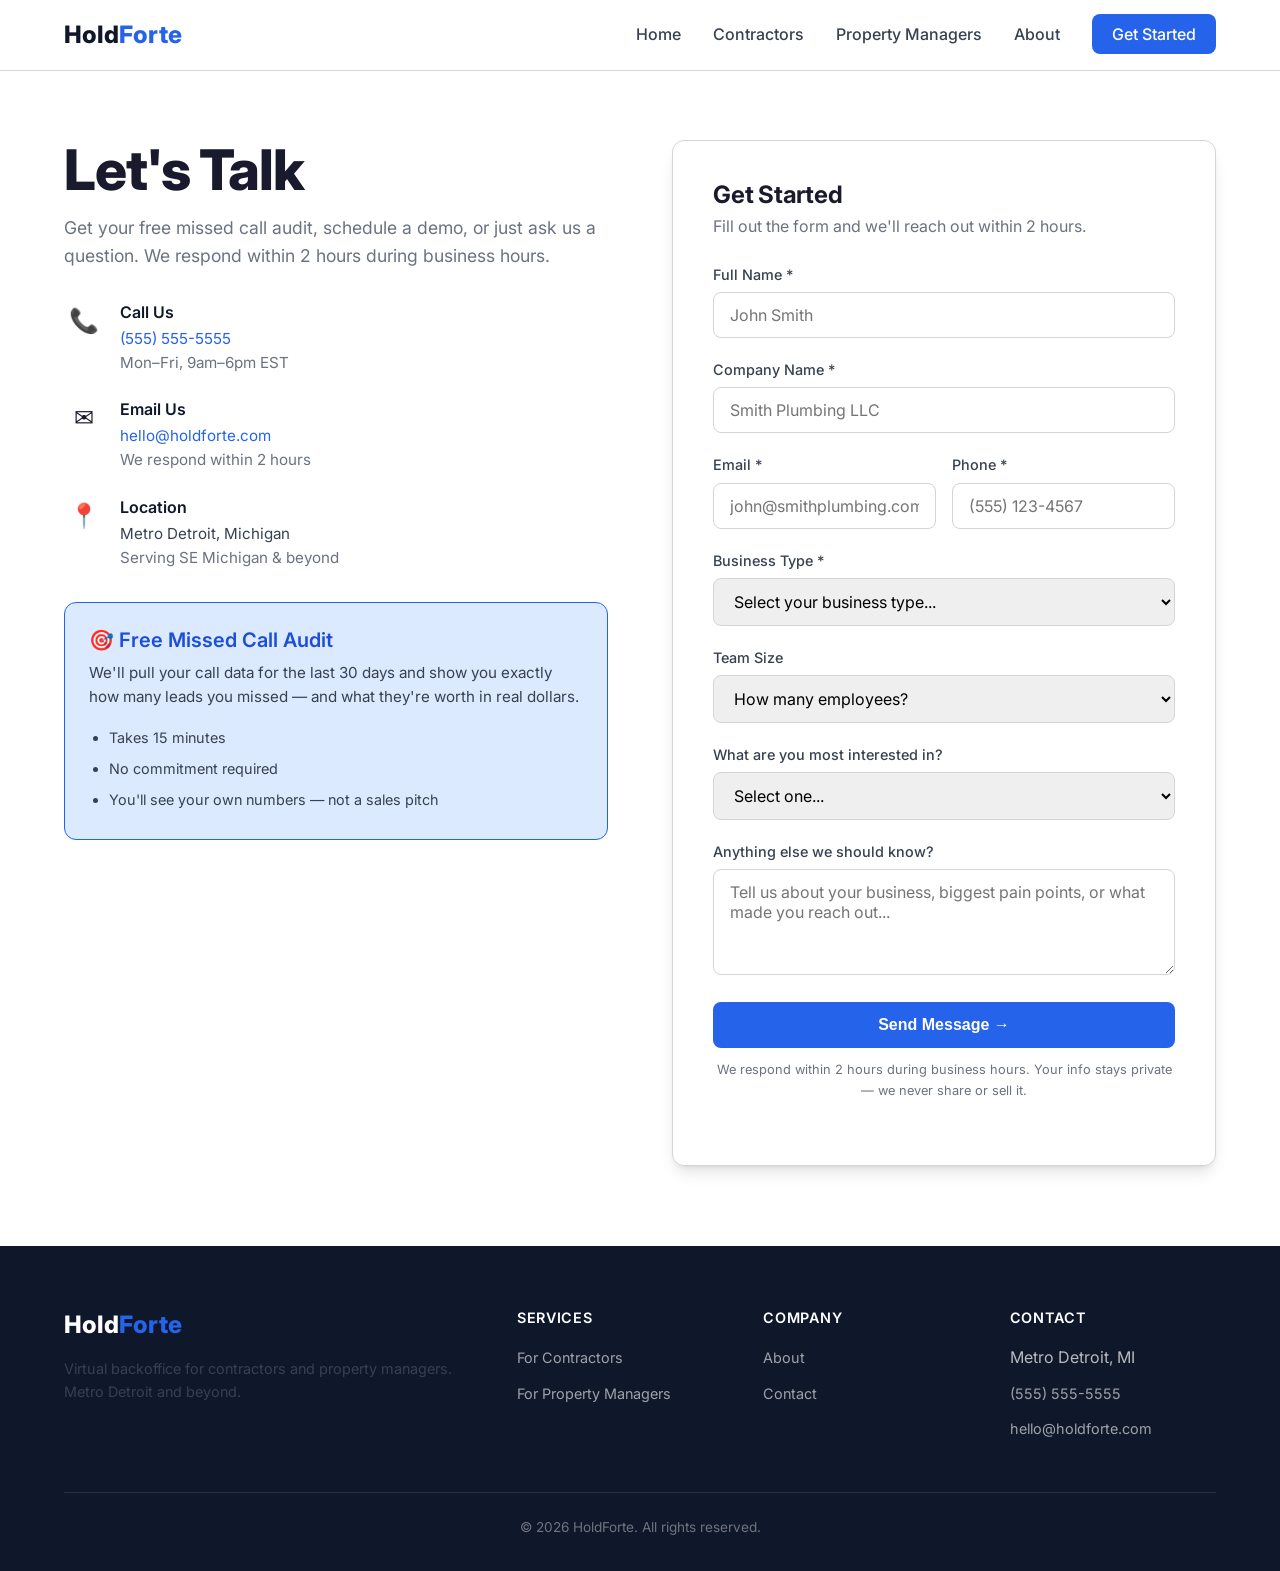
<file: contact.html>
<!DOCTYPE html>
<html lang="en">
<head>
    <meta charset="UTF-8">
    <meta name="viewport" content="width=device-width, initial-scale=1.0">
    <title>Contact HoldForte | Get Your Free Missed Call Audit | Metro Detroit</title>
    <meta name="description" content="Get your free missed call audit from HoldForte. We'll show you exactly how many leads you've missed in the last 30 days and what they're worth. Metro Detroit virtual backoffice for contractors and property managers.">
    <meta name="keywords" content="contact HoldForte, free missed call audit, contractor answering service quote, property management demo, Metro Detroit virtual backoffice">
    <meta name="author" content="HoldForte">
    <meta name="robots" content="index, follow">
    <link rel="canonical" href="https://holdforte.com/contact.html">

    <!-- Open Graph -->
    <meta property="og:type" content="website">
    <meta property="og:title" content="Contact HoldForte | Get Your Free Missed Call Audit">
    <meta property="og:description" content="Find out how many leads you've missed and what they're worth. Free 15-minute audit. No commitment.">
    <meta property="og:url" content="https://holdforte.com/contact.html">

    <!-- Twitter Card -->
    <meta name="twitter:card" content="summary">
    <meta name="twitter:title" content="Contact HoldForte | Get Your Free Missed Call Audit">
    <meta name="twitter:description" content="Find out how many leads you've missed and what they're worth. Free 15-minute audit.">

    <link rel="manifest" href="manifest.json">
    <meta name="theme-color" content="#2563eb">
    <meta name="apple-mobile-web-app-capable" content="yes">
    <meta name="apple-mobile-web-app-status-bar-style" content="black-translucent">
    <meta name="apple-mobile-web-app-title" content="HoldForte">
    <link rel="apple-touch-icon" href="icons/icon-192.svg">
    <link rel="stylesheet" href="styles.css">
    <link rel="preconnect" href="https://fonts.googleapis.com">
    <link rel="preconnect" href="https://fonts.gstatic.com" crossorigin>
    <link href="https://fonts.googleapis.com/css2?family=Inter:wght@300;400;500;600;700;800;900&display=swap" rel="stylesheet">
</head>
<body>
    <!-- Navigation -->
    <nav class="navbar">
        <div class="nav-container">
            <a href="index.html" class="logo">Hold<span class="logo-accent">Forte</span></a>
            <button class="nav-toggle" aria-label="Toggle navigation menu">
                <span></span><span></span><span></span>
            </button>
            <ul class="nav-links">
                <li><a href="index.html">Home</a></li>
                <li><a href="contractors.html">Contractors</a></li>
                <li><a href="property-managers.html">Property Managers</a></li>
                <li><a href="about.html">About</a></li>
                <li><a href="contact.html" class="nav-cta active">Get Started</a></li>
            </ul>
        </div>
    </nav>

    <!-- Contact Section -->
    <section class="contact-section">
        <div class="container">
            <div class="contact-grid">
                <div class="contact-info">
                    <h1>Let's Talk</h1>
                    <p class="contact-subtitle">Get your free missed call audit, schedule a demo, or just ask us a question. We respond within 2 hours during business hours.</p>
                    
                    <div class="contact-methods">
                        <div class="contact-method">
                            <div class="contact-icon">&#128222;</div>
                            <div>
                                <h3>Call Us</h3>
                                <p><a href="tel:+15555555555">(555) 555-5555</a></p>
                                <p class="contact-note">Mon–Fri, 9am–6pm EST</p>
                            </div>
                        </div>
                        <div class="contact-method">
                            <div class="contact-icon">&#9993;</div>
                            <div>
                                <h3>Email Us</h3>
                                <p><a href="mailto:hello@holdforte.com">hello@holdforte.com</a></p>
                                <p class="contact-note">We respond within 2 hours</p>
                            </div>
                        </div>
                        <div class="contact-method">
                            <div class="contact-icon">&#128205;</div>
                            <div>
                                <h3>Location</h3>
                                <p>Metro Detroit, Michigan</p>
                                <p class="contact-note">Serving SE Michigan & beyond</p>
                            </div>
                        </div>
                    </div>

                    <div class="audit-box">
                        <h3>&#127919; Free Missed Call Audit</h3>
                        <p>We'll pull your call data for the last 30 days and show you exactly how many leads you missed — and what they're worth in real dollars.</p>
                        <ul>
                            <li>Takes 15 minutes</li>
                            <li>No commitment required</li>
                            <li>You'll see your own numbers — not a sales pitch</li>
                        </ul>
                    </div>
                </div>

                <div class="contact-form-wrapper">
                    <form class="contact-form" id="contact-form">
                        <h2>Get Started</h2>
                        <p>Fill out the form and we'll reach out within 2 hours.</p>
                        
                        <div class="form-group">
                            <label for="name">Full Name *</label>
                            <input type="text" id="name" name="name" required placeholder="John Smith">
                        </div>
                        
                        <div class="form-group">
                            <label for="company">Company Name *</label>
                            <input type="text" id="company" name="company" required placeholder="Smith Plumbing LLC">
                        </div>

                        <div class="form-row">
                            <div class="form-group">
                                <label for="email">Email *</label>
                                <input type="email" id="email" name="email" required placeholder="john@smithplumbing.com">
                            </div>
                            <div class="form-group">
                                <label for="phone">Phone *</label>
                                <input type="tel" id="phone" name="phone" required placeholder="(555) 123-4567">
                            </div>
                        </div>

                        <div class="form-group">
                            <label for="business-type">Business Type *</label>
                            <select id="business-type" name="business-type" required>
                                <option value="">Select your business type...</option>
                                <option value="hvac">HVAC</option>
                                <option value="plumbing">Plumbing</option>
                                <option value="electrical">Electrical</option>
                                <option value="roofing">Roofing</option>
                                <option value="landscaping">Landscaping</option>
                                <option value="painting">Painting</option>
                                <option value="general-contractor">General Contractor</option>
                                <option value="property-management">Property Management</option>
                                <option value="pest-control">Pest Control</option>
                                <option value="cleaning">Cleaning</option>
                                <option value="other">Other Trade/Service</option>
                            </select>
                        </div>

                        <div class="form-group">
                            <label for="employees">Team Size</label>
                            <select id="employees" name="employees">
                                <option value="">How many employees?</option>
                                <option value="solo">Just me (solo operator)</option>
                                <option value="2-5">2–5 employees</option>
                                <option value="6-10">6–10 employees</option>
                                <option value="11-25">11–25 employees</option>
                                <option value="25+">25+ employees</option>
                            </select>
                        </div>

                        <div class="form-group">
                            <label for="interest">What are you most interested in?</label>
                            <select id="interest" name="interest">
                                <option value="">Select one...</option>
                                <option value="audit">Free Missed Call Audit</option>
                                <option value="answering">Phone Answering & Dispatch</option>
                                <option value="booking">Job Booking & Scheduling</option>
                                <option value="full-backoffice">Full Backoffice Package</option>
                                <option value="property-mgmt">Property Management Services</option>
                                <option value="demo">Just want a demo</option>
                            </select>
                        </div>

                        <div class="form-group">
                            <label for="message">Anything else we should know?</label>
                            <textarea id="message" name="message" rows="4" placeholder="Tell us about your business, biggest pain points, or what made you reach out..."></textarea>
                        </div>

                        <button type="submit" class="btn btn-primary btn-full">Send Message &rarr;</button>
                        <p class="form-note">We respond within 2 hours during business hours. Your info stays private — we never share or sell it.</p>
                    </form>
                </div>
            </div>
        </div>
    </section>

    <!-- Footer -->
    <footer class="footer">
        <div class="container">
            <div class="footer-grid">
                <div class="footer-brand">
                    <div class="logo">Hold<span class="logo-accent">Forte</span></div>
                    <p>Virtual backoffice for contractors and property managers. Metro Detroit and beyond.</p>
                </div>
                <div class="footer-links">
                    <h4>Services</h4>
                    <ul>
                        <li><a href="contractors.html">For Contractors</a></li>
                        <li><a href="property-managers.html">For Property Managers</a></li>
                    </ul>
                </div>
                <div class="footer-links">
                    <h4>Company</h4>
                    <ul>
                        <li><a href="about.html">About</a></li>
                        <li><a href="contact.html">Contact</a></li>
                    </ul>
                </div>
                <div class="footer-links">
                    <h4>Contact</h4>
                    <ul>
                        <li>Metro Detroit, MI</li>
                        <li><a href="tel:+15555555555">(555) 555-5555</a></li>
                        <li><a href="mailto:hello@holdforte.com">hello@holdforte.com</a></li>
                    </ul>
                </div>
            </div>
            <div class="footer-bottom">
                <p>&copy; 2026 HoldForte. All rights reserved.</p>
            </div>
        </div>
    </footer>

    <script src="script.js"></script>
</body>
</html>
</file>
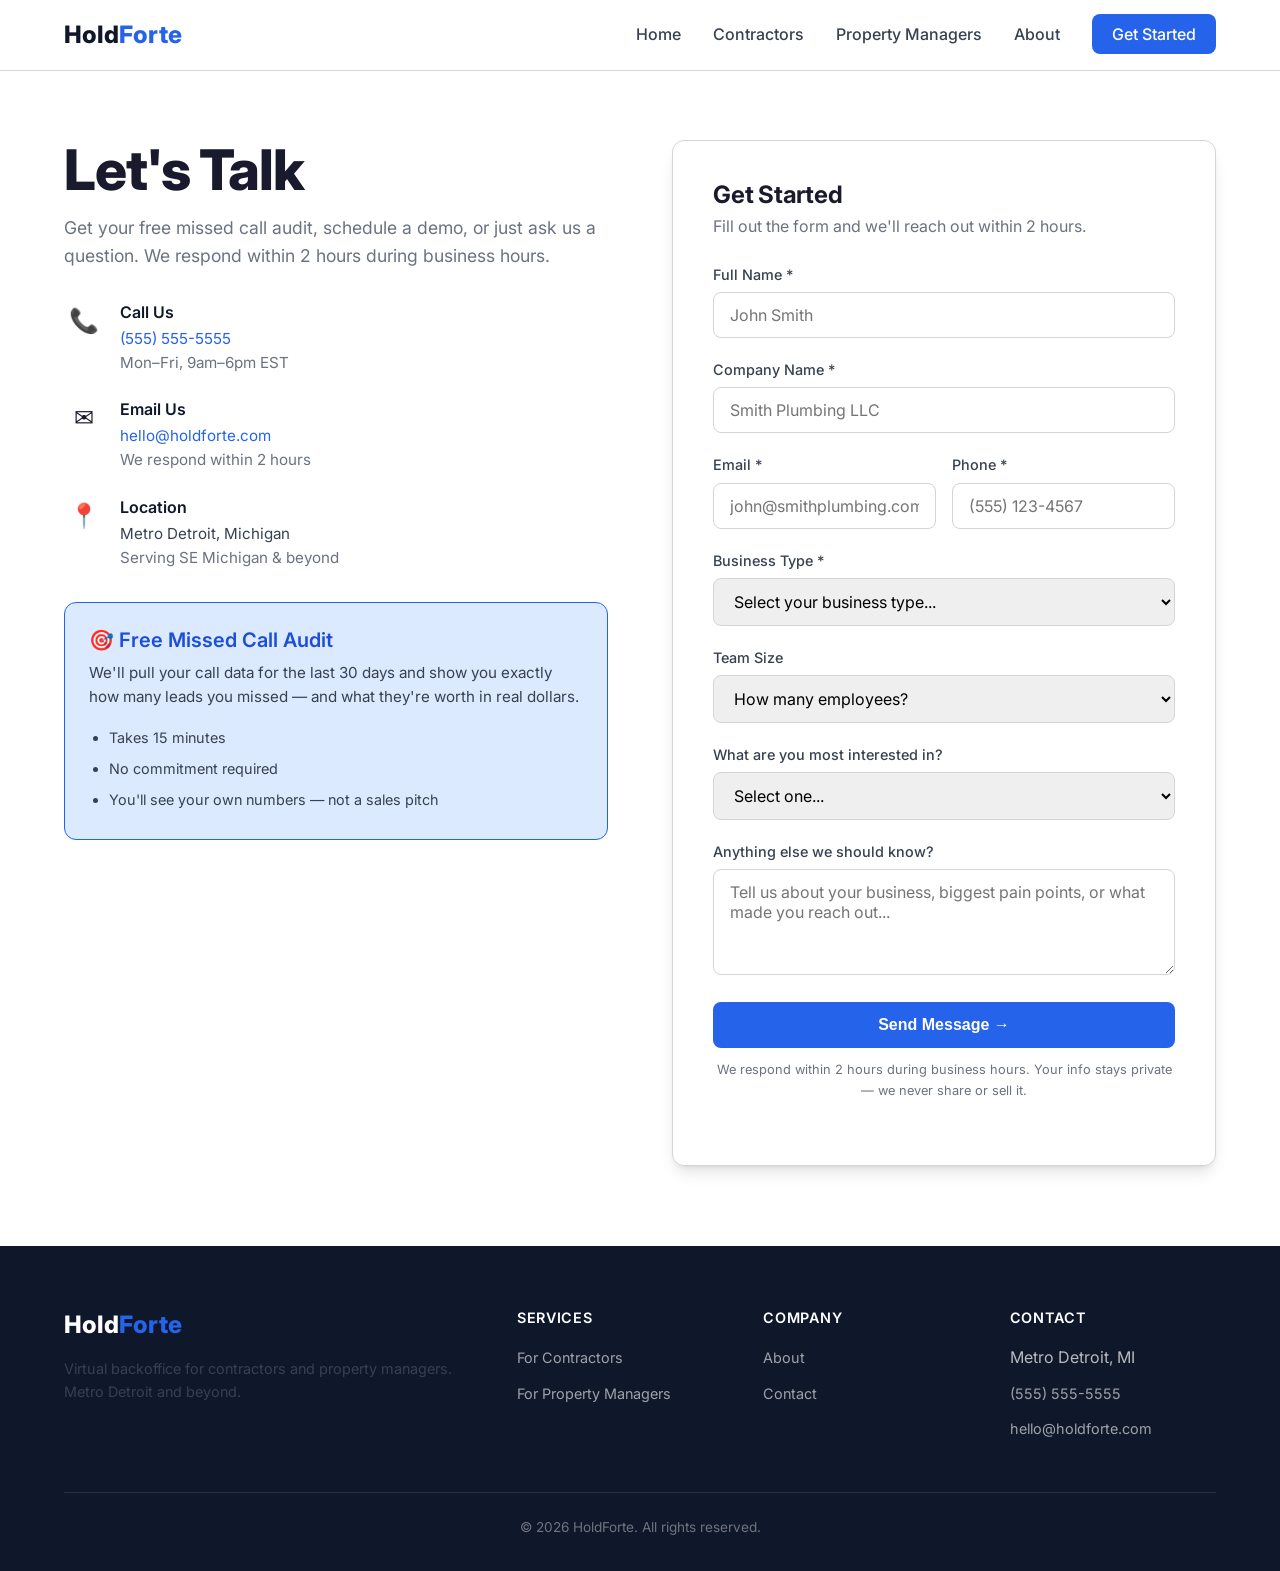
<file: holdforte-site/contact.html>
<!DOCTYPE html>
<html lang="en">
<head>
    <meta charset="UTF-8">
    <meta name="viewport" content="width=device-width, initial-scale=1.0">
    <title>Contact HoldForte | Get Your Free Missed Call Audit | Metro Detroit</title>
    <meta name="description" content="Get your free missed call audit from HoldForte. We'll show you exactly how many leads you've missed in the last 30 days and what they're worth. Metro Detroit virtual backoffice for contractors and property managers.">
    <meta name="keywords" content="contact HoldForte, free missed call audit, contractor answering service quote, property management demo, Metro Detroit virtual backoffice">
    <meta name="author" content="HoldForte">
    <meta name="robots" content="index, follow">
    <link rel="canonical" href="https://holdforte.com/contact.html">

    <!-- Open Graph -->
    <meta property="og:type" content="website">
    <meta property="og:title" content="Contact HoldForte | Get Your Free Missed Call Audit">
    <meta property="og:description" content="Find out how many leads you've missed and what they're worth. Free 15-minute audit. No commitment.">
    <meta property="og:url" content="https://holdforte.com/contact.html">

    <!-- Twitter Card -->
    <meta name="twitter:card" content="summary">
    <meta name="twitter:title" content="Contact HoldForte | Get Your Free Missed Call Audit">
    <meta name="twitter:description" content="Find out how many leads you've missed and what they're worth. Free 15-minute audit.">

    <link rel="stylesheet" href="styles.css">
    <link rel="preconnect" href="https://fonts.googleapis.com">
    <link rel="preconnect" href="https://fonts.gstatic.com" crossorigin>
    <link href="https://fonts.googleapis.com/css2?family=Inter:wght@300;400;500;600;700;800;900&display=swap" rel="stylesheet">
</head>
<body>
    <!-- Navigation -->
    <nav class="navbar">
        <div class="nav-container">
            <a href="index.html" class="logo">Hold<span class="logo-accent">Forte</span></a>
            <button class="nav-toggle" aria-label="Toggle navigation menu">
                <span></span><span></span><span></span>
            </button>
            <ul class="nav-links">
                <li><a href="index.html">Home</a></li>
                <li><a href="contractors.html">Contractors</a></li>
                <li><a href="property-managers.html">Property Managers</a></li>
                <li><a href="about.html">About</a></li>
                <li><a href="contact.html" class="nav-cta active">Get Started</a></li>
            </ul>
        </div>
    </nav>

    <!-- Contact Section -->
    <section class="contact-section">
        <div class="container">
            <div class="contact-grid">
                <div class="contact-info">
                    <h1>Let's Talk</h1>
                    <p class="contact-subtitle">Get your free missed call audit, schedule a demo, or just ask us a question. We respond within 2 hours during business hours.</p>
                    
                    <div class="contact-methods">
                        <div class="contact-method">
                            <div class="contact-icon">&#128222;</div>
                            <div>
                                <h3>Call Us</h3>
                                <p><a href="tel:+15555555555">(555) 555-5555</a></p>
                                <p class="contact-note">Mon–Fri, 9am–6pm EST</p>
                            </div>
                        </div>
                        <div class="contact-method">
                            <div class="contact-icon">&#9993;</div>
                            <div>
                                <h3>Email Us</h3>
                                <p><a href="mailto:hello@holdforte.com">hello@holdforte.com</a></p>
                                <p class="contact-note">We respond within 2 hours</p>
                            </div>
                        </div>
                        <div class="contact-method">
                            <div class="contact-icon">&#128205;</div>
                            <div>
                                <h3>Location</h3>
                                <p>Metro Detroit, Michigan</p>
                                <p class="contact-note">Serving SE Michigan & beyond</p>
                            </div>
                        </div>
                    </div>

                    <div class="audit-box">
                        <h3>&#127919; Free Missed Call Audit</h3>
                        <p>We'll pull your call data for the last 30 days and show you exactly how many leads you missed — and what they're worth in real dollars.</p>
                        <ul>
                            <li>Takes 15 minutes</li>
                            <li>No commitment required</li>
                            <li>You'll see your own numbers — not a sales pitch</li>
                        </ul>
                    </div>
                </div>

                <div class="contact-form-wrapper">
                    <form class="contact-form" id="contact-form">
                        <h2>Get Started</h2>
                        <p>Fill out the form and we'll reach out within 2 hours.</p>
                        
                        <div class="form-group">
                            <label for="name">Full Name *</label>
                            <input type="text" id="name" name="name" required placeholder="John Smith">
                        </div>
                        
                        <div class="form-group">
                            <label for="company">Company Name *</label>
                            <input type="text" id="company" name="company" required placeholder="Smith Plumbing LLC">
                        </div>

                        <div class="form-row">
                            <div class="form-group">
                                <label for="email">Email *</label>
                                <input type="email" id="email" name="email" required placeholder="john@smithplumbing.com">
                            </div>
                            <div class="form-group">
                                <label for="phone">Phone *</label>
                                <input type="tel" id="phone" name="phone" required placeholder="(555) 123-4567">
                            </div>
                        </div>

                        <div class="form-group">
                            <label for="business-type">Business Type *</label>
                            <select id="business-type" name="business-type" required>
                                <option value="">Select your business type...</option>
                                <option value="hvac">HVAC</option>
                                <option value="plumbing">Plumbing</option>
                                <option value="electrical">Electrical</option>
                                <option value="roofing">Roofing</option>
                                <option value="landscaping">Landscaping</option>
                                <option value="painting">Painting</option>
                                <option value="general-contractor">General Contractor</option>
                                <option value="property-management">Property Management</option>
                                <option value="pest-control">Pest Control</option>
                                <option value="cleaning">Cleaning</option>
                                <option value="other">Other Trade/Service</option>
                            </select>
                        </div>

                        <div class="form-group">
                            <label for="employees">Team Size</label>
                            <select id="employees" name="employees">
                                <option value="">How many employees?</option>
                                <option value="solo">Just me (solo operator)</option>
                                <option value="2-5">2–5 employees</option>
                                <option value="6-10">6–10 employees</option>
                                <option value="11-25">11–25 employees</option>
                                <option value="25+">25+ employees</option>
                            </select>
                        </div>

                        <div class="form-group">
                            <label for="interest">What are you most interested in?</label>
                            <select id="interest" name="interest">
                                <option value="">Select one...</option>
                                <option value="audit">Free Missed Call Audit</option>
                                <option value="answering">Phone Answering & Dispatch</option>
                                <option value="booking">Job Booking & Scheduling</option>
                                <option value="full-backoffice">Full Backoffice Package</option>
                                <option value="property-mgmt">Property Management Services</option>
                                <option value="demo">Just want a demo</option>
                            </select>
                        </div>

                        <div class="form-group">
                            <label for="message">Anything else we should know?</label>
                            <textarea id="message" name="message" rows="4" placeholder="Tell us about your business, biggest pain points, or what made you reach out..."></textarea>
                        </div>

                        <button type="submit" class="btn btn-primary btn-full">Send Message &rarr;</button>
                        <p class="form-note">We respond within 2 hours during business hours. Your info stays private — we never share or sell it.</p>
                    </form>
                </div>
            </div>
        </div>
    </section>

    <!-- Footer -->
    <footer class="footer">
        <div class="container">
            <div class="footer-grid">
                <div class="footer-brand">
                    <div class="logo">Hold<span class="logo-accent">Forte</span></div>
                    <p>Virtual backoffice for contractors and property managers. Metro Detroit and beyond.</p>
                </div>
                <div class="footer-links">
                    <h4>Services</h4>
                    <ul>
                        <li><a href="contractors.html">For Contractors</a></li>
                        <li><a href="property-managers.html">For Property Managers</a></li>
                    </ul>
                </div>
                <div class="footer-links">
                    <h4>Company</h4>
                    <ul>
                        <li><a href="about.html">About</a></li>
                        <li><a href="contact.html">Contact</a></li>
                    </ul>
                </div>
                <div class="footer-links">
                    <h4>Contact</h4>
                    <ul>
                        <li>Metro Detroit, MI</li>
                        <li><a href="tel:+15555555555">(555) 555-5555</a></li>
                        <li><a href="mailto:hello@holdforte.com">hello@holdforte.com</a></li>
                    </ul>
                </div>
            </div>
            <div class="footer-bottom">
                <p>&copy; 2026 HoldForte. All rights reserved.</p>
            </div>
        </div>
    </footer>

    <script src="script.js"></script>
</body>
</html>
</file>
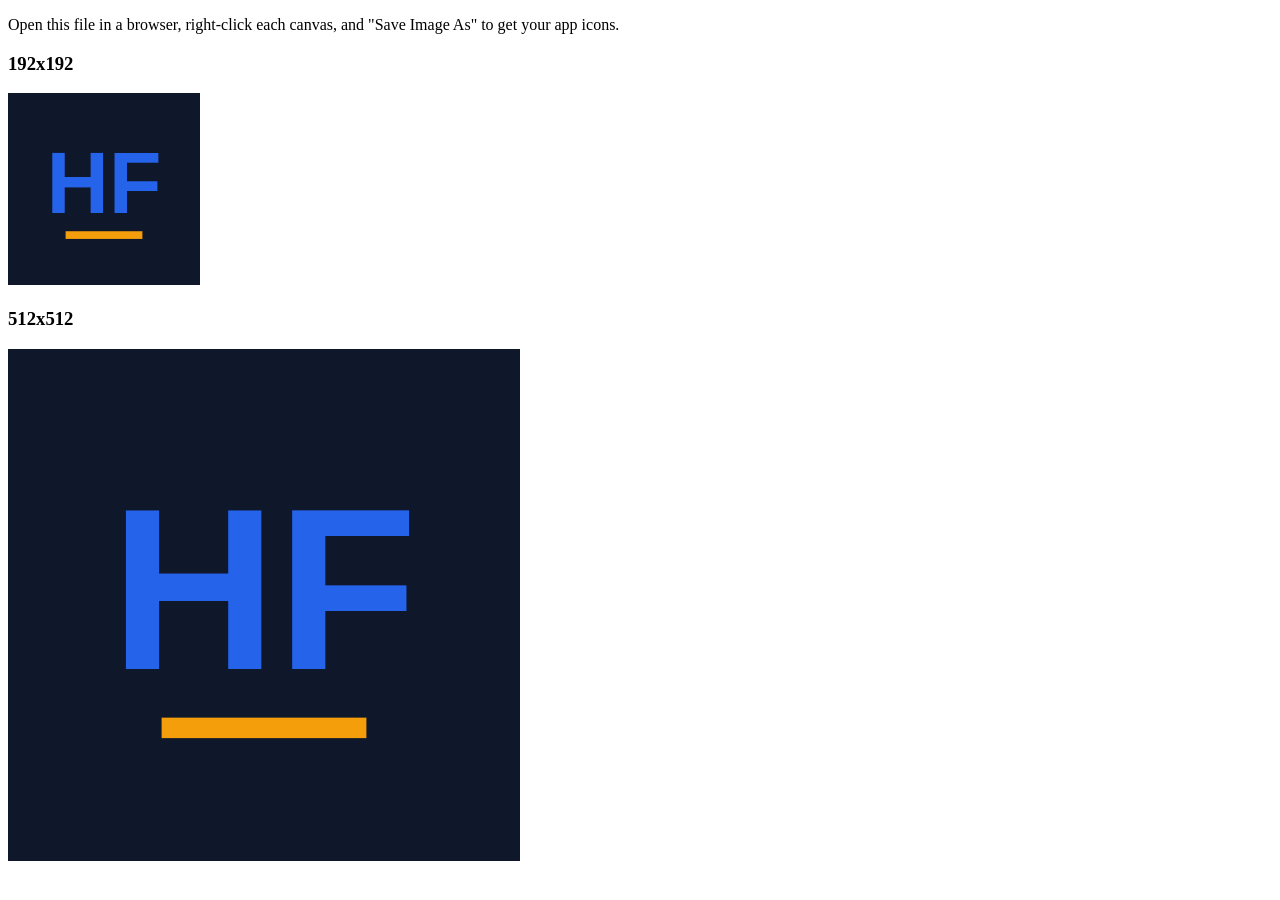
<file: icons/generate-icons.html>
<!DOCTYPE html>
<html>
<head><title>HoldForte Icon Generator</title></head>
<body>
<p>Open this file in a browser, right-click each canvas, and "Save Image As" to get your app icons.</p>

<h3>192x192</h3>
<canvas id="icon192" width="192" height="192"></canvas>

<h3>512x512</h3>
<canvas id="icon512" width="512" height="512"></canvas>

<script>
function drawIcon(canvasId, size) {
  const canvas = document.getElementById(canvasId);
  const ctx = canvas.getContext('2d');
  
  // Background
  ctx.fillStyle = '#0f172a';
  ctx.fillRect(0, 0, size, size);
  
  // "HF" text
  ctx.fillStyle = '#2563eb';
  ctx.font = `bold ${size * 0.45}px Arial, sans-serif`;
  ctx.textAlign = 'center';
  ctx.textBaseline = 'middle';
  ctx.fillText('HF', size/2, size/2);
  
  // Small accent bar
  ctx.fillStyle = '#f59e0b';
  const barWidth = size * 0.4;
  const barHeight = size * 0.04;
  ctx.fillRect((size - barWidth)/2, size * 0.72, barWidth, barHeight);
}

drawIcon('icon192', 192);
drawIcon('icon512', 512);
</script>
</body>
</html>
</file>
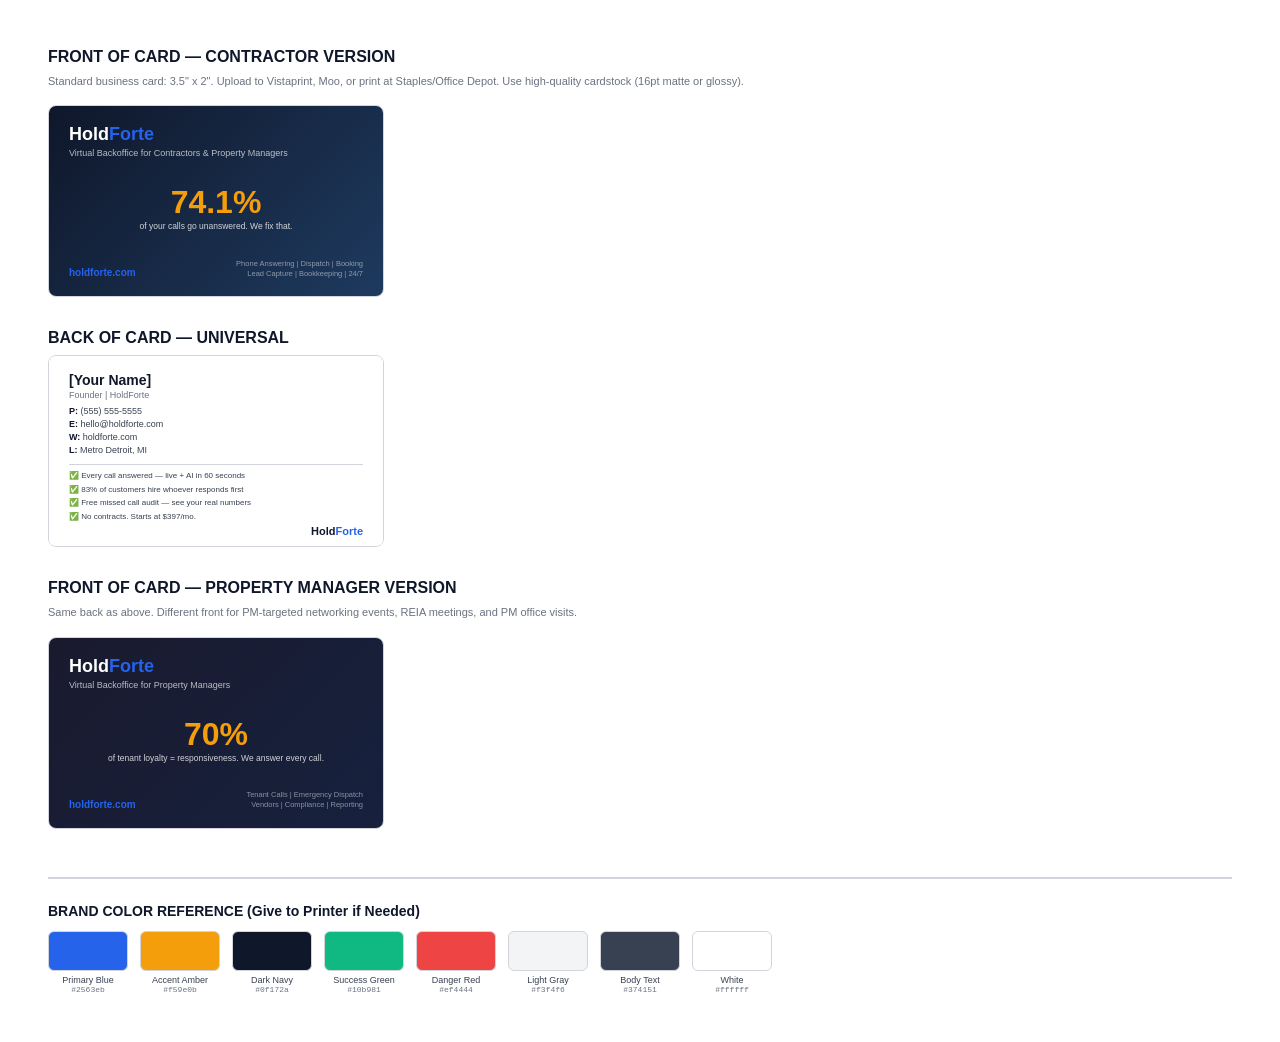
<file: marketing/business-card.html>
<!DOCTYPE html>
<html lang="en">
<head>
    <meta charset="UTF-8">
    <title>HoldForte Business Cards — Print Ready</title>
    <style>
        /* === PRINT SETTINGS === */
        @page { size: letter; margin: 0.5in; }
        * { box-sizing: border-box; margin: 0; padding: 0; }
        body { font-family: 'Arial', 'Helvetica Neue', sans-serif; padding: 0.5in; background: #fff; }

        /* === LAYOUT === */
        h2 { font-size: 16px; margin: 32px 0 8px; color: #0f172a; font-weight: 700; }
        h2:first-of-type { margin-top: 0; }
        .instructions { font-size: 11px; color: #6b7280; margin-bottom: 16px; line-height: 1.4; }
        .card { width: 3.5in; height: 2in; border: 1px solid #d1d5db; border-radius: 8px; overflow: hidden; margin-bottom: 24px; }

        /* === CARD FRONT (Contractor) === */
        .card-front { background: linear-gradient(135deg, #0f172a, #1e3a5f); padding: 18px 20px; height: 100%; display: flex; flex-direction: column; justify-content: space-between; }
        .card-logo { font-size: 18px; font-weight: 800; color: #fff; }
        .card-logo-accent { color: #2563eb; }
        .card-tagline { font-size: 9px; color: rgba(255,255,255,0.7); margin-top: 3px; }
        .card-stat { text-align: center; margin: 6px 0; }
        .card-stat-number { font-size: 32px; font-weight: 900; color: #f59e0b; line-height: 1; }
        .card-stat-label { font-size: 8.5px; color: rgba(255,255,255,0.8); margin-top: 3px; }
        .card-bottom { display: flex; justify-content: space-between; align-items: flex-end; }
        .card-url { font-size: 10px; color: #2563eb; font-weight: 600; }
        .card-service { font-size: 7.5px; color: rgba(255,255,255,0.5); text-align: right; max-width: 150px; line-height: 1.3; }

        /* === CARD BACK === */
        .card-back { background: #ffffff; padding: 16px 20px; height: 100%; display: flex; flex-direction: column; justify-content: space-between; }
        .card-name { font-size: 14px; font-weight: 700; color: #0f172a; }
        .card-title { font-size: 9px; color: #6b7280; margin-top: 2px; }
        .card-contact { margin-top: 6px; }
        .card-contact-item { font-size: 9px; color: #374151; margin-bottom: 3px; }
        .card-contact-item strong { color: #0f172a; }
        .card-bullets { margin-top: 6px; padding-top: 6px; border-top: 1px solid #d1d5db; }
        .card-bullet { font-size: 8px; color: #374151; margin-bottom: 3px; line-height: 1.3; }
        .card-back-logo { font-size: 11px; font-weight: 800; color: #0f172a; text-align: right; }
        .card-back-logo span { color: #2563eb; }

        /* === BRAND COLOR REFERENCE === */
        .color-ref { margin-top: 48px; padding-top: 24px; border-top: 2px solid #d1d5db; }
        .color-ref h3 { font-size: 14px; color: #0f172a; margin-bottom: 12px; }
        .color-grid { display: flex; gap: 12px; flex-wrap: wrap; }
        .color-swatch { width: 80px; text-align: center; }
        .color-swatch-box { width: 80px; height: 40px; border-radius: 6px; border: 1px solid #d1d5db; margin-bottom: 4px; }
        .color-swatch-label { font-size: 9px; color: #374151; }
        .color-swatch-hex { font-size: 8px; color: #6b7280; font-family: monospace; }
    </style>
</head>
<body>

    <h2>FRONT OF CARD — CONTRACTOR VERSION</h2>
    <p class="instructions">Standard business card: 3.5" x 2". Upload to Vistaprint, Moo, or print at Staples/Office Depot. Use high-quality cardstock (16pt matte or glossy).</p>

    <div class="card">
        <div class="card-front">
            <div>
                <div class="card-logo">Hold<span class="card-logo-accent">Forte</span></div>
                <div class="card-tagline">Virtual Backoffice for Contractors & Property Managers</div>
            </div>
            <div class="card-stat">
                <div class="card-stat-number">74.1%</div>
                <div class="card-stat-label">of your calls go unanswered. We fix that.</div>
            </div>
            <div class="card-bottom">
                <div class="card-url">holdforte.com</div>
                <div class="card-service">Phone Answering | Dispatch | Booking<br>Lead Capture | Bookkeeping | 24/7</div>
            </div>
        </div>
    </div>

    <h2>BACK OF CARD — UNIVERSAL</h2>

    <div class="card">
        <div class="card-back">
            <div>
                <div class="card-name">[Your Name]</div>
                <div class="card-title">Founder | HoldForte</div>
                <div class="card-contact">
                    <div class="card-contact-item"><strong>P:</strong> (555) 555-5555</div>
                    <div class="card-contact-item"><strong>E:</strong> hello@holdforte.com</div>
                    <div class="card-contact-item"><strong>W:</strong> holdforte.com</div>
                    <div class="card-contact-item"><strong>L:</strong> Metro Detroit, MI</div>
                </div>
            </div>
            <div class="card-bullets">
                <div class="card-bullet">&#9989; Every call answered — live + AI in 60 seconds</div>
                <div class="card-bullet">&#9989; 83% of customers hire whoever responds first</div>
                <div class="card-bullet">&#9989; Free missed call audit — see your real numbers</div>
                <div class="card-bullet">&#9989; No contracts. Starts at $397/mo.</div>
            </div>
            <div class="card-back-logo">Hold<span>Forte</span></div>
        </div>
    </div>

    <h2>FRONT OF CARD — PROPERTY MANAGER VERSION</h2>
    <p class="instructions">Same back as above. Different front for PM-targeted networking events, REIA meetings, and PM office visits.</p>

    <div class="card">
        <div class="card-front" style="background: linear-gradient(135deg, #1a1a2e, #16213e);">
            <div>
                <div class="card-logo">Hold<span class="card-logo-accent">Forte</span></div>
                <div class="card-tagline">Virtual Backoffice for Property Managers</div>
            </div>
            <div class="card-stat">
                <div class="card-stat-number">70%</div>
                <div class="card-stat-label">of tenant loyalty = responsiveness. We answer every call.</div>
            </div>
            <div class="card-bottom">
                <div class="card-url">holdforte.com</div>
                <div class="card-service">Tenant Calls | Emergency Dispatch<br>Vendors | Compliance | Reporting</div>
            </div>
        </div>
    </div>

    <!-- Brand Color Reference for Printer -->
    <div class="color-ref">
        <h3>BRAND COLOR REFERENCE (Give to Printer if Needed)</h3>
        <div class="color-grid">
            <div class="color-swatch">
                <div class="color-swatch-box" style="background: #2563eb;"></div>
                <div class="color-swatch-label">Primary Blue</div>
                <div class="color-swatch-hex">#2563eb</div>
            </div>
            <div class="color-swatch">
                <div class="color-swatch-box" style="background: #f59e0b;"></div>
                <div class="color-swatch-label">Accent Amber</div>
                <div class="color-swatch-hex">#f59e0b</div>
            </div>
            <div class="color-swatch">
                <div class="color-swatch-box" style="background: #0f172a;"></div>
                <div class="color-swatch-label">Dark Navy</div>
                <div class="color-swatch-hex">#0f172a</div>
            </div>
            <div class="color-swatch">
                <div class="color-swatch-box" style="background: #10b981;"></div>
                <div class="color-swatch-label">Success Green</div>
                <div class="color-swatch-hex">#10b981</div>
            </div>
            <div class="color-swatch">
                <div class="color-swatch-box" style="background: #ef4444;"></div>
                <div class="color-swatch-label">Danger Red</div>
                <div class="color-swatch-hex">#ef4444</div>
            </div>
            <div class="color-swatch">
                <div class="color-swatch-box" style="background: #f3f4f6;"></div>
                <div class="color-swatch-label">Light Gray</div>
                <div class="color-swatch-hex">#f3f4f6</div>
            </div>
            <div class="color-swatch">
                <div class="color-swatch-box" style="background: #374151;"></div>
                <div class="color-swatch-label">Body Text</div>
                <div class="color-swatch-hex">#374151</div>
            </div>
            <div class="color-swatch">
                <div class="color-swatch-box" style="background: #ffffff; border: 1px solid #d1d5db;"></div>
                <div class="color-swatch-label">White</div>
                <div class="color-swatch-hex">#ffffff</div>
            </div>
        </div>
    </div>

</body>
</html>
</file>
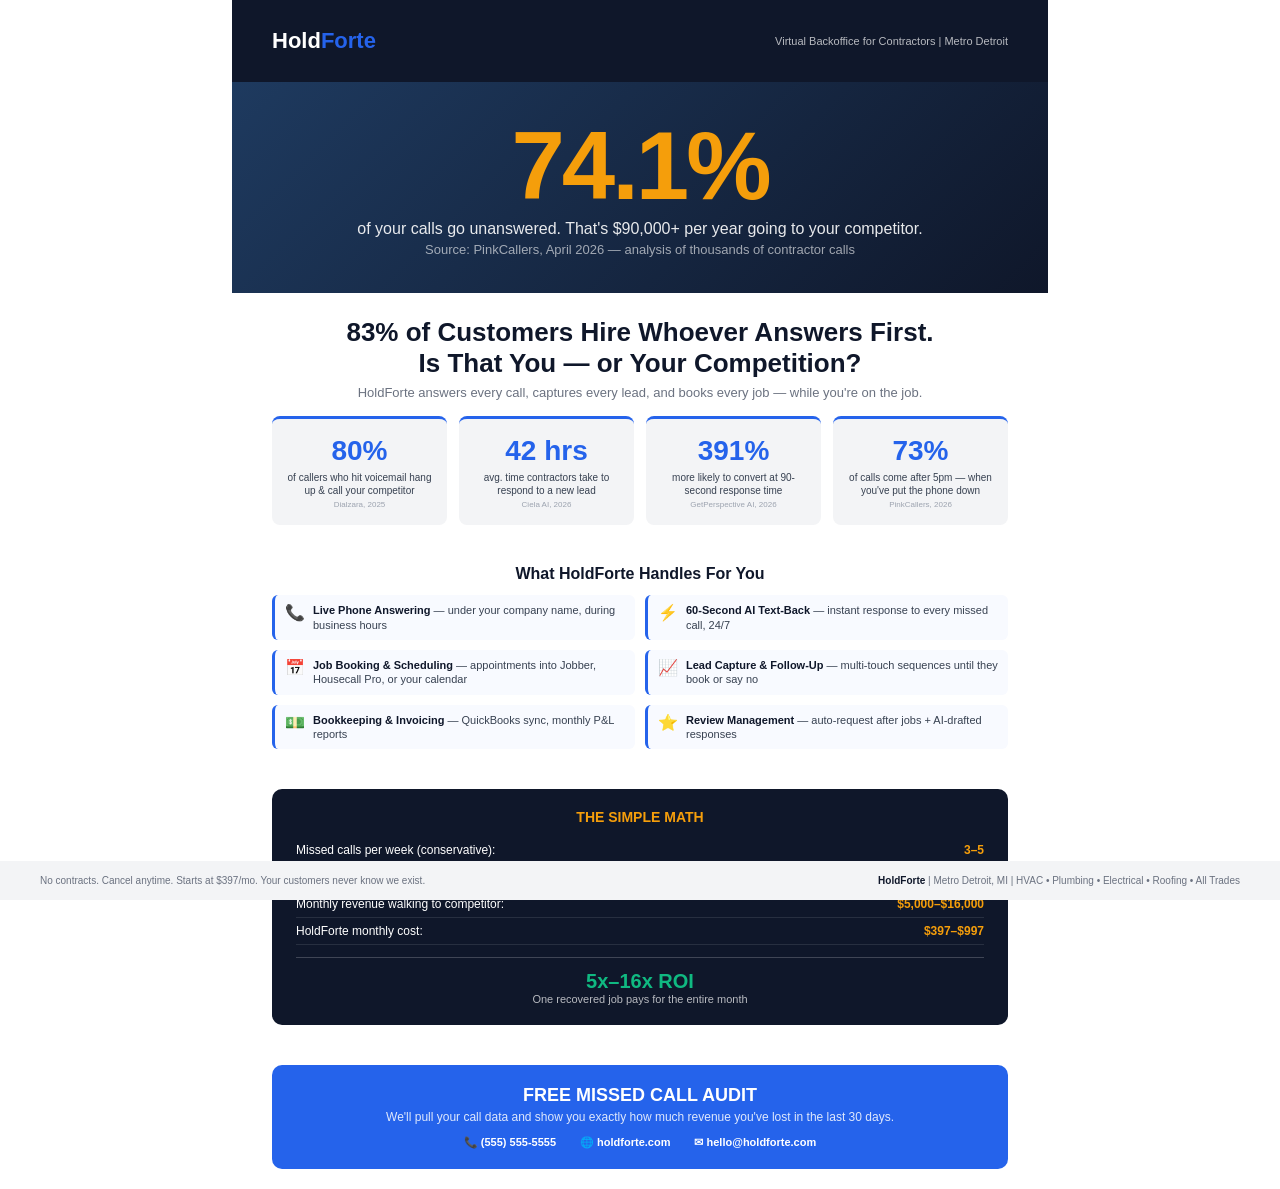
<file: marketing/flyer-contractors.html>
<!DOCTYPE html>
<html lang="en">
<head>
    <meta charset="UTF-8">
    <meta name="viewport" content="width=device-width, initial-scale=1.0">
    <title>HoldForte Flyer — Contractors</title>
    <style>
        /* Print-optimized: 8.5x11 single page */
        @page { size: letter; margin: 0; }
        * { box-sizing: border-box; margin: 0; padding: 0; }
        body { font-family: 'Arial', 'Helvetica Neue', sans-serif; width: 8.5in; height: 11in; margin: 0 auto; background: #fff; color: #1a1a2e; overflow: hidden; }
        
        /* === HEADER === */
        .flyer-header { background: #0f172a; padding: 28px 40px; display: flex; justify-content: space-between; align-items: center; }
        .logo { font-size: 22px; font-weight: 800; color: #fff; }
        .logo-accent { color: #2563eb; }
        .header-tag { color: rgba(255,255,255,0.7); font-size: 11px; font-weight: 500; }

        /* === HERO STAT === */
        .hero-stat { background: linear-gradient(135deg, #1e3a5f 0%, #0f172a 100%); padding: 36px 40px; text-align: center; }
        .hero-stat-number { font-size: 96px; font-weight: 900; color: #f59e0b; line-height: 1; letter-spacing: -3px; }
        .hero-stat-label { font-size: 16px; color: rgba(255,255,255,0.9); margin-top: 6px; font-weight: 500; }
        .hero-stat-sub { font-size: 13px; color: rgba(255,255,255,0.6); margin-top: 4px; }

        /* === HEADLINE === */
        .headline { padding: 24px 40px 16px; text-align: center; }
        .headline h1 { font-size: 26px; font-weight: 800; color: #0f172a; line-height: 1.2; }
        .headline p { font-size: 13px; color: #6b7280; margin-top: 6px; }

        /* === STATS ROW === */
        .stats-row { display: flex; gap: 12px; padding: 0 40px 20px; }
        .mini-stat { flex: 1; background: #f3f4f6; border-radius: 8px; padding: 16px 12px; text-align: center; border-top: 3px solid #2563eb; }
        .mini-stat-number { font-size: 28px; font-weight: 900; color: #2563eb; }
        .mini-stat-label { font-size: 10px; color: #374151; margin-top: 4px; line-height: 1.3; }
        .mini-stat-source { font-size: 8px; color: #9ca3af; margin-top: 3px; }

        /* === SOLUTION === */
        .solution { padding: 20px 40px; }
        .solution h2 { font-size: 16px; font-weight: 700; color: #0f172a; margin-bottom: 12px; text-align: center; }
        .solution-grid { display: grid; grid-template-columns: 1fr 1fr; gap: 10px; }
        .solution-item { display: flex; align-items: flex-start; gap: 8px; padding: 8px 10px; background: #f8faff; border-radius: 6px; border-left: 3px solid #2563eb; }
        .solution-icon { font-size: 16px; min-width: 20px; }
        .solution-text { font-size: 11px; color: #374151; line-height: 1.3; }
        .solution-text strong { color: #0f172a; }

        /* === MATH BOX === */
        .math-box { margin: 20px 40px; background: #0f172a; border-radius: 10px; padding: 20px 24px; color: #fff; }
        .math-box h3 { font-size: 14px; font-weight: 700; text-align: center; margin-bottom: 12px; color: #f59e0b; }
        .math-row { display: flex; justify-content: space-between; padding: 6px 0; border-bottom: 1px solid rgba(255,255,255,0.1); font-size: 12px; }
        .math-row:last-of-type { border-bottom: none; }
        .math-value { font-weight: 700; color: #f59e0b; }
        .math-result { text-align: center; margin-top: 12px; padding-top: 12px; border-top: 1px solid rgba(255,255,255,0.2); }
        .math-result-big { font-size: 20px; font-weight: 900; color: #10b981; }
        .math-result-label { font-size: 11px; color: rgba(255,255,255,0.7); }

        /* === CTA === */
        .cta { padding: 20px 40px; text-align: center; }
        .cta-box { background: #2563eb; border-radius: 10px; padding: 20px 24px; }
        .cta-headline { font-size: 18px; font-weight: 800; color: #fff; }
        .cta-sub { font-size: 12px; color: rgba(255,255,255,0.85); margin-top: 4px; }
        .cta-details { display: flex; justify-content: center; gap: 24px; margin-top: 12px; }
        .cta-detail { font-size: 11px; color: #fff; font-weight: 600; }

        /* === FOOTER === */
        .flyer-footer { background: #f3f4f6; padding: 14px 40px; display: flex; justify-content: space-between; align-items: center; position: absolute; bottom: 0; left: 0; right: 0; }
        .footer-left { font-size: 10px; color: #6b7280; }
        .footer-right { font-size: 10px; color: #6b7280; text-align: right; }
        .footer-right strong { color: #0f172a; }
    </style>
</head>
<body>
    <!-- Header -->
    <div class="flyer-header">
        <div class="logo">Hold<span class="logo-accent">Forte</span></div>
        <div class="header-tag">Virtual Backoffice for Contractors | Metro Detroit</div>
    </div>

    <!-- Hero Stat -->
    <div class="hero-stat">
        <div class="hero-stat-number">74.1%</div>
        <div class="hero-stat-label">of your calls go unanswered. That's $90,000+ per year going to your competitor.</div>
        <div class="hero-stat-sub">Source: PinkCallers, April 2026 — analysis of thousands of contractor calls</div>
    </div>

    <!-- Headline -->
    <div class="headline">
        <h1>83% of Customers Hire Whoever Answers First.<br>Is That You — or Your Competition?</h1>
        <p>HoldForte answers every call, captures every lead, and books every job — while you're on the job.</p>
    </div>

    <!-- Stats Row -->
    <div class="stats-row">
        <div class="mini-stat">
            <div class="mini-stat-number">80%</div>
            <div class="mini-stat-label">of callers who hit voicemail hang up & call your competitor</div>
            <div class="mini-stat-source">Dialzara, 2025</div>
        </div>
        <div class="mini-stat">
            <div class="mini-stat-number">42 hrs</div>
            <div class="mini-stat-label">avg. time contractors take to respond to a new lead</div>
            <div class="mini-stat-source">Ciela AI, 2026</div>
        </div>
        <div class="mini-stat">
            <div class="mini-stat-number">391%</div>
            <div class="mini-stat-label">more likely to convert at 90-second response time</div>
            <div class="mini-stat-source">GetPerspective AI, 2026</div>
        </div>
        <div class="mini-stat">
            <div class="mini-stat-number">73%</div>
            <div class="mini-stat-label">of calls come after 5pm — when you've put the phone down</div>
            <div class="mini-stat-source">PinkCallers, 2026</div>
        </div>
    </div>

    <!-- Solution -->
    <div class="solution">
        <h2>What HoldForte Handles For You</h2>
        <div class="solution-grid">
            <div class="solution-item">
                <div class="solution-icon">&#128222;</div>
                <div class="solution-text"><strong>Live Phone Answering</strong> — under your company name, during business hours</div>
            </div>
            <div class="solution-item">
                <div class="solution-icon">&#9889;</div>
                <div class="solution-text"><strong>60-Second AI Text-Back</strong> — instant response to every missed call, 24/7</div>
            </div>
            <div class="solution-item">
                <div class="solution-icon">&#128197;</div>
                <div class="solution-text"><strong>Job Booking & Scheduling</strong> — appointments into Jobber, Housecall Pro, or your calendar</div>
            </div>
            <div class="solution-item">
                <div class="solution-icon">&#128200;</div>
                <div class="solution-text"><strong>Lead Capture & Follow-Up</strong> — multi-touch sequences until they book or say no</div>
            </div>
            <div class="solution-item">
                <div class="solution-icon">&#128181;</div>
                <div class="solution-text"><strong>Bookkeeping & Invoicing</strong> — QuickBooks sync, monthly P&L reports</div>
            </div>
            <div class="solution-item">
                <div class="solution-icon">&#11088;</div>
                <div class="solution-text"><strong>Review Management</strong> — auto-request after jobs + AI-drafted responses</div>
            </div>
        </div>
    </div>

    <!-- Math Box -->
    <div class="math-box">
        <h3>THE SIMPLE MATH</h3>
        <div class="math-row">
            <span>Missed calls per week (conservative):</span>
            <span class="math-value">3–5</span>
        </div>
        <div class="math-row">
            <span>Average job value:</span>
            <span class="math-value">$400–$800</span>
        </div>
        <div class="math-row">
            <span>Monthly revenue walking to competitor:</span>
            <span class="math-value">$5,000–$16,000</span>
        </div>
        <div class="math-row">
            <span>HoldForte monthly cost:</span>
            <span class="math-value">$397–$997</span>
        </div>
        <div class="math-result">
            <div class="math-result-big">5x–16x ROI</div>
            <div class="math-result-label">One recovered job pays for the entire month</div>
        </div>
    </div>

    <!-- CTA -->
    <div class="cta">
        <div class="cta-box">
            <div class="cta-headline">FREE MISSED CALL AUDIT</div>
            <div class="cta-sub">We'll pull your call data and show you exactly how much revenue you've lost in the last 30 days.</div>
            <div class="cta-details">
                <div class="cta-detail">&#128222; (555) 555-5555</div>
                <div class="cta-detail">&#127760; holdforte.com</div>
                <div class="cta-detail">&#9993; hello@holdforte.com</div>
            </div>
        </div>
    </div>

    <!-- Footer -->
    <div class="flyer-footer">
        <div class="footer-left">No contracts. Cancel anytime. Starts at $397/mo. Your customers never know we exist.</div>
        <div class="footer-right"><strong>HoldForte</strong> | Metro Detroit, MI | HVAC &bull; Plumbing &bull; Electrical &bull; Roofing &bull; All Trades</div>
    </div>
</body>
</html>
</file>
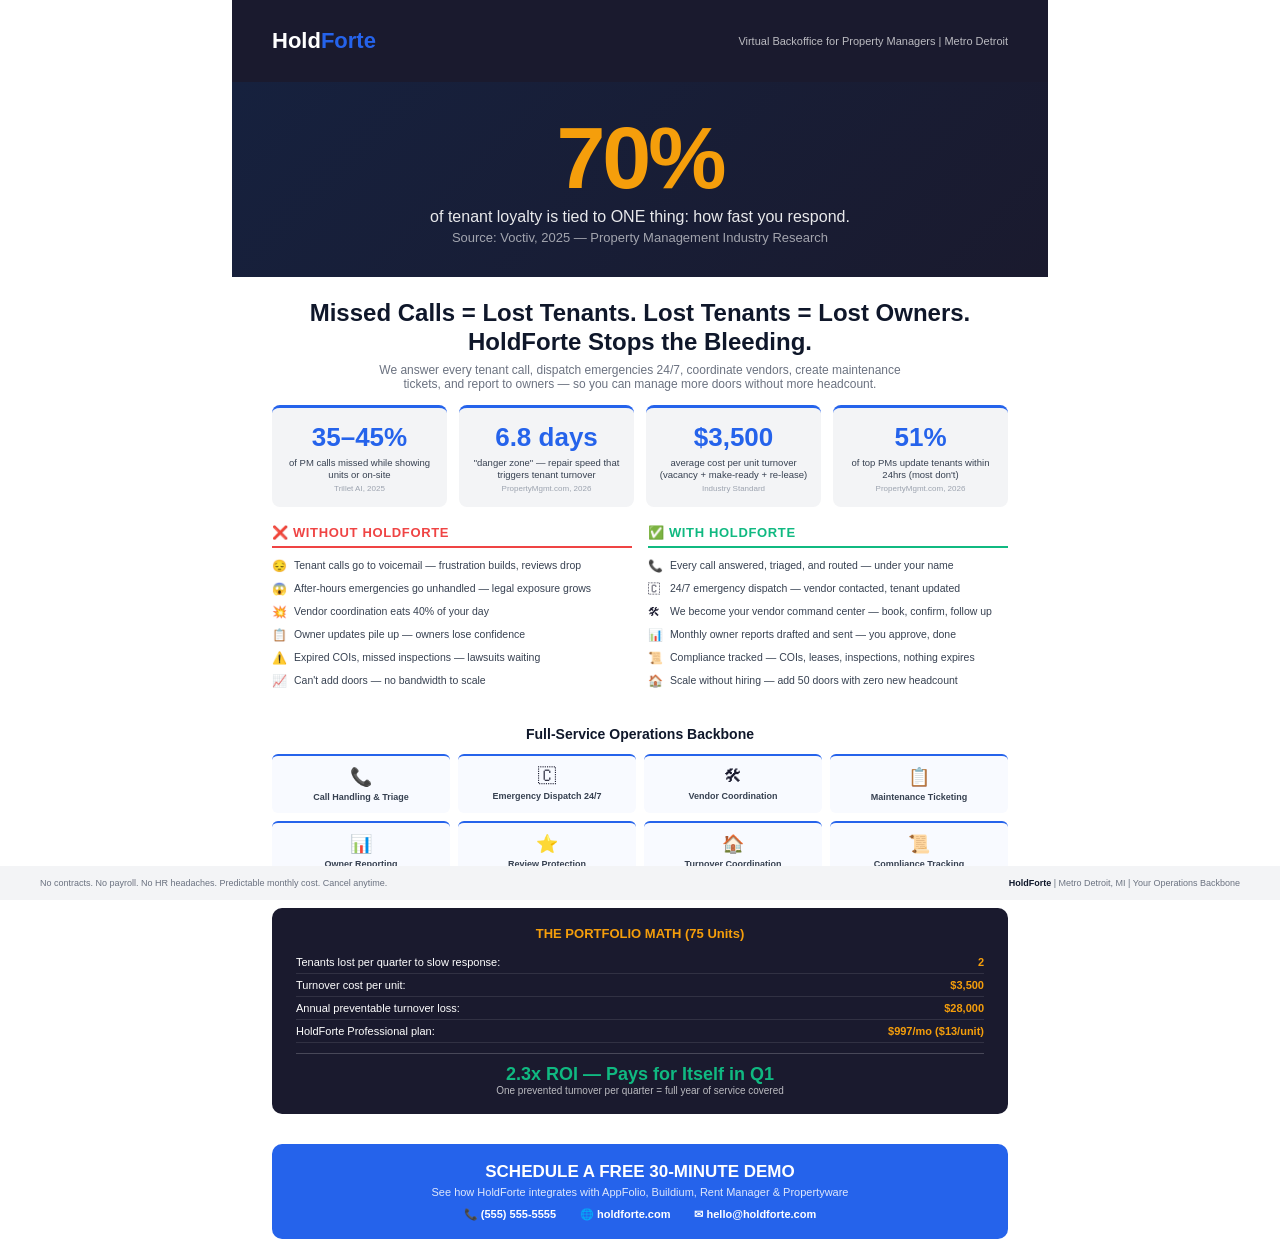
<file: marketing/flyer-property-managers.html>
<!DOCTYPE html>
<html lang="en">
<head>
    <meta charset="UTF-8">
    <meta name="viewport" content="width=device-width, initial-scale=1.0">
    <title>HoldForte Flyer — Property Managers</title>
    <style>
        /* Print-optimized: 8.5x11 single page */
        @page { size: letter; margin: 0; }
        * { box-sizing: border-box; margin: 0; padding: 0; }
        body { font-family: 'Arial', 'Helvetica Neue', sans-serif; width: 8.5in; height: 11in; margin: 0 auto; background: #fff; color: #1a1a2e; overflow: hidden; }
        
        /* === HEADER === */
        .flyer-header { background: #1a1a2e; padding: 28px 40px; display: flex; justify-content: space-between; align-items: center; }
        .logo { font-size: 22px; font-weight: 800; color: #fff; }
        .logo-accent { color: #2563eb; }
        .header-tag { color: rgba(255,255,255,0.7); font-size: 11px; font-weight: 500; }

        /* === HERO STAT === */
        .hero-stat { background: linear-gradient(135deg, #16213e 0%, #1a1a2e 100%); padding: 32px 40px; text-align: center; }
        .hero-stat-number { font-size: 88px; font-weight: 900; color: #f59e0b; line-height: 1; letter-spacing: -3px; }
        .hero-stat-label { font-size: 16px; color: rgba(255,255,255,0.9); margin-top: 6px; font-weight: 500; }
        .hero-stat-sub { font-size: 13px; color: rgba(255,255,255,0.6); margin-top: 4px; }

        /* === HEADLINE === */
        .headline { padding: 22px 40px 14px; text-align: center; }
        .headline h1 { font-size: 24px; font-weight: 800; color: #0f172a; line-height: 1.2; }
        .headline p { font-size: 12px; color: #6b7280; margin-top: 6px; max-width: 550px; margin-left: auto; margin-right: auto; }

        /* === STATS ROW === */
        .stats-row { display: flex; gap: 12px; padding: 0 40px 18px; }
        .mini-stat { flex: 1; background: #f3f4f6; border-radius: 8px; padding: 14px 10px; text-align: center; border-top: 3px solid #2563eb; }
        .mini-stat-number { font-size: 26px; font-weight: 900; color: #2563eb; }
        .mini-stat-label { font-size: 9.5px; color: #374151; margin-top: 4px; line-height: 1.3; }
        .mini-stat-source { font-size: 8px; color: #9ca3af; margin-top: 3px; }

        /* === PAIN + SOLUTION SPLIT === */
        .split-section { display: flex; gap: 16px; padding: 0 40px 16px; }
        .split-col { flex: 1; }
        .split-col h2 { font-size: 13px; font-weight: 700; text-transform: uppercase; letter-spacing: 0.05em; margin-bottom: 10px; padding-bottom: 6px; border-bottom: 2px solid; }
        .pain-col h2 { color: #ef4444; border-color: #ef4444; }
        .fix-col h2 { color: #10b981; border-color: #10b981; }
        .split-item { display: flex; align-items: flex-start; gap: 6px; margin-bottom: 8px; }
        .split-icon { font-size: 12px; min-width: 16px; margin-top: 1px; }
        .split-text { font-size: 10.5px; color: #374151; line-height: 1.35; }

        /* === SERVICES GRID === */
        .services { padding: 14px 40px; }
        .services h2 { font-size: 14px; font-weight: 700; text-align: center; margin-bottom: 12px; color: #0f172a; }
        .services-grid { display: grid; grid-template-columns: 1fr 1fr 1fr 1fr; gap: 8px; }
        .service-box { background: #f8faff; border-radius: 6px; padding: 10px 8px; text-align: center; border-top: 2px solid #2563eb; }
        .service-box-icon { font-size: 18px; margin-bottom: 4px; }
        .service-box-label { font-size: 9px; color: #374151; font-weight: 600; line-height: 1.2; }

        /* === MATH BOX === */
        .math-box { margin: 14px 40px; background: #1a1a2e; border-radius: 10px; padding: 18px 24px; color: #fff; }
        .math-box h3 { font-size: 13px; font-weight: 700; text-align: center; margin-bottom: 10px; color: #f59e0b; }
        .math-row { display: flex; justify-content: space-between; padding: 5px 0; border-bottom: 1px solid rgba(255,255,255,0.1); font-size: 11px; }
        .math-row:last-of-type { border-bottom: none; }
        .math-value { font-weight: 700; color: #f59e0b; }
        .math-result { text-align: center; margin-top: 10px; padding-top: 10px; border-top: 1px solid rgba(255,255,255,0.2); }
        .math-result-big { font-size: 18px; font-weight: 900; color: #10b981; }
        .math-result-label { font-size: 10px; color: rgba(255,255,255,0.7); }

        /* === CTA === */
        .cta { padding: 16px 40px; text-align: center; }
        .cta-box { background: #2563eb; border-radius: 10px; padding: 18px 24px; }
        .cta-headline { font-size: 17px; font-weight: 800; color: #fff; }
        .cta-sub { font-size: 11px; color: rgba(255,255,255,0.85); margin-top: 4px; }
        .cta-details { display: flex; justify-content: center; gap: 24px; margin-top: 10px; }
        .cta-detail { font-size: 11px; color: #fff; font-weight: 600; }

        /* === FOOTER === */
        .flyer-footer { background: #f3f4f6; padding: 12px 40px; display: flex; justify-content: space-between; align-items: center; position: absolute; bottom: 0; left: 0; right: 0; }
        .footer-left { font-size: 9px; color: #6b7280; }
        .footer-right { font-size: 9px; color: #6b7280; text-align: right; }
        .footer-right strong { color: #0f172a; }
    </style>
</head>
<body>
    <!-- Header -->
    <div class="flyer-header">
        <div class="logo">Hold<span class="logo-accent">Forte</span></div>
        <div class="header-tag">Virtual Backoffice for Property Managers | Metro Detroit</div>
    </div>

    <!-- Hero Stat -->
    <div class="hero-stat">
        <div class="hero-stat-number">70%</div>
        <div class="hero-stat-label">of tenant loyalty is tied to ONE thing: how fast you respond.</div>
        <div class="hero-stat-sub">Source: Voctiv, 2025 — Property Management Industry Research</div>
    </div>

    <!-- Headline -->
    <div class="headline">
        <h1>Missed Calls = Lost Tenants. Lost Tenants = Lost Owners.<br>HoldForte Stops the Bleeding.</h1>
        <p>We answer every tenant call, dispatch emergencies 24/7, coordinate vendors, create maintenance tickets, and report to owners — so you can manage more doors without more headcount.</p>
    </div>

    <!-- Stats Row -->
    <div class="stats-row">
        <div class="mini-stat">
            <div class="mini-stat-number">35–45%</div>
            <div class="mini-stat-label">of PM calls missed while showing units or on-site</div>
            <div class="mini-stat-source">Trillet AI, 2025</div>
        </div>
        <div class="mini-stat">
            <div class="mini-stat-number">6.8 days</div>
            <div class="mini-stat-label">"danger zone" — repair speed that triggers tenant turnover</div>
            <div class="mini-stat-source">PropertyMgmt.com, 2026</div>
        </div>
        <div class="mini-stat">
            <div class="mini-stat-number">$3,500</div>
            <div class="mini-stat-label">average cost per unit turnover (vacancy + make-ready + re-lease)</div>
            <div class="mini-stat-source">Industry Standard</div>
        </div>
        <div class="mini-stat">
            <div class="mini-stat-number">51%</div>
            <div class="mini-stat-label">of top PMs update tenants within 24hrs (most don't)</div>
            <div class="mini-stat-source">PropertyMgmt.com, 2026</div>
        </div>
    </div>

    <!-- Pain vs Solution -->
    <div class="split-section">
        <div class="split-col pain-col">
            <h2>&#10060; Without HoldForte</h2>
            <div class="split-item">
                <div class="split-icon">&#128532;</div>
                <div class="split-text">Tenant calls go to voicemail — frustration builds, reviews drop</div>
            </div>
            <div class="split-item">
                <div class="split-icon">&#128561;</div>
                <div class="split-text">After-hours emergencies go unhandled — legal exposure grows</div>
            </div>
            <div class="split-item">
                <div class="split-icon">&#128165;</div>
                <div class="split-text">Vendor coordination eats 40% of your day</div>
            </div>
            <div class="split-item">
                <div class="split-icon">&#128203;</div>
                <div class="split-text">Owner updates pile up — owners lose confidence</div>
            </div>
            <div class="split-item">
                <div class="split-icon">&#9888;&#65039;</div>
                <div class="split-text">Expired COIs, missed inspections — lawsuits waiting</div>
            </div>
            <div class="split-item">
                <div class="split-icon">&#128200;</div>
                <div class="split-text">Can't add doors — no bandwidth to scale</div>
            </div>
        </div>
        <div class="split-col fix-col">
            <h2>&#9989; With HoldForte</h2>
            <div class="split-item">
                <div class="split-icon">&#128222;</div>
                <div class="split-text">Every call answered, triaged, and routed — under your name</div>
            </div>
            <div class="split-item">
                <div class="split-icon">&#127464;</div>
                <div class="split-text">24/7 emergency dispatch — vendor contacted, tenant updated</div>
            </div>
            <div class="split-item">
                <div class="split-icon">&#128736;</div>
                <div class="split-text">We become your vendor command center — book, confirm, follow up</div>
            </div>
            <div class="split-item">
                <div class="split-icon">&#128202;</div>
                <div class="split-text">Monthly owner reports drafted and sent — you approve, done</div>
            </div>
            <div class="split-item">
                <div class="split-icon">&#128220;</div>
                <div class="split-text">Compliance tracked — COIs, leases, inspections, nothing expires</div>
            </div>
            <div class="split-item">
                <div class="split-icon">&#127968;</div>
                <div class="split-text">Scale without hiring — add 50 doors with zero new headcount</div>
            </div>
        </div>
    </div>

    <!-- Services -->
    <div class="services">
        <h2>Full-Service Operations Backbone</h2>
        <div class="services-grid">
            <div class="service-box">
                <div class="service-box-icon">&#128222;</div>
                <div class="service-box-label">Call Handling & Triage</div>
            </div>
            <div class="service-box">
                <div class="service-box-icon">&#127464;</div>
                <div class="service-box-label">Emergency Dispatch 24/7</div>
            </div>
            <div class="service-box">
                <div class="service-box-icon">&#128736;</div>
                <div class="service-box-label">Vendor Coordination</div>
            </div>
            <div class="service-box">
                <div class="service-box-icon">&#128203;</div>
                <div class="service-box-label">Maintenance Ticketing</div>
            </div>
            <div class="service-box">
                <div class="service-box-icon">&#128202;</div>
                <div class="service-box-label">Owner Reporting</div>
            </div>
            <div class="service-box">
                <div class="service-box-icon">&#11088;</div>
                <div class="service-box-label">Review Protection</div>
            </div>
            <div class="service-box">
                <div class="service-box-icon">&#127968;</div>
                <div class="service-box-label">Turnover Coordination</div>
            </div>
            <div class="service-box">
                <div class="service-box-icon">&#128220;</div>
                <div class="service-box-label">Compliance Tracking</div>
            </div>
        </div>
    </div>

    <!-- Math Box -->
    <div class="math-box">
        <h3>THE PORTFOLIO MATH (75 Units)</h3>
        <div class="math-row">
            <span>Tenants lost per quarter to slow response:</span>
            <span class="math-value">2</span>
        </div>
        <div class="math-row">
            <span>Turnover cost per unit:</span>
            <span class="math-value">$3,500</span>
        </div>
        <div class="math-row">
            <span>Annual preventable turnover loss:</span>
            <span class="math-value">$28,000</span>
        </div>
        <div class="math-row">
            <span>HoldForte Professional plan:</span>
            <span class="math-value">$997/mo ($13/unit)</span>
        </div>
        <div class="math-result">
            <div class="math-result-big">2.3x ROI — Pays for Itself in Q1</div>
            <div class="math-result-label">One prevented turnover per quarter = full year of service covered</div>
        </div>
    </div>

    <!-- CTA -->
    <div class="cta">
        <div class="cta-box">
            <div class="cta-headline">SCHEDULE A FREE 30-MINUTE DEMO</div>
            <div class="cta-sub">See how HoldForte integrates with AppFolio, Buildium, Rent Manager & Propertyware</div>
            <div class="cta-details">
                <div class="cta-detail">&#128222; (555) 555-5555</div>
                <div class="cta-detail">&#127760; holdforte.com</div>
                <div class="cta-detail">&#9993; hello@holdforte.com</div>
            </div>
        </div>
    </div>

    <!-- Footer -->
    <div class="flyer-footer">
        <div class="footer-left">No contracts. No payroll. No HR headaches. Predictable monthly cost. Cancel anytime.</div>
        <div class="footer-right"><strong>HoldForte</strong> | Metro Detroit, MI | Your Operations Backbone</div>
    </div>
</body>
</html>
</file>
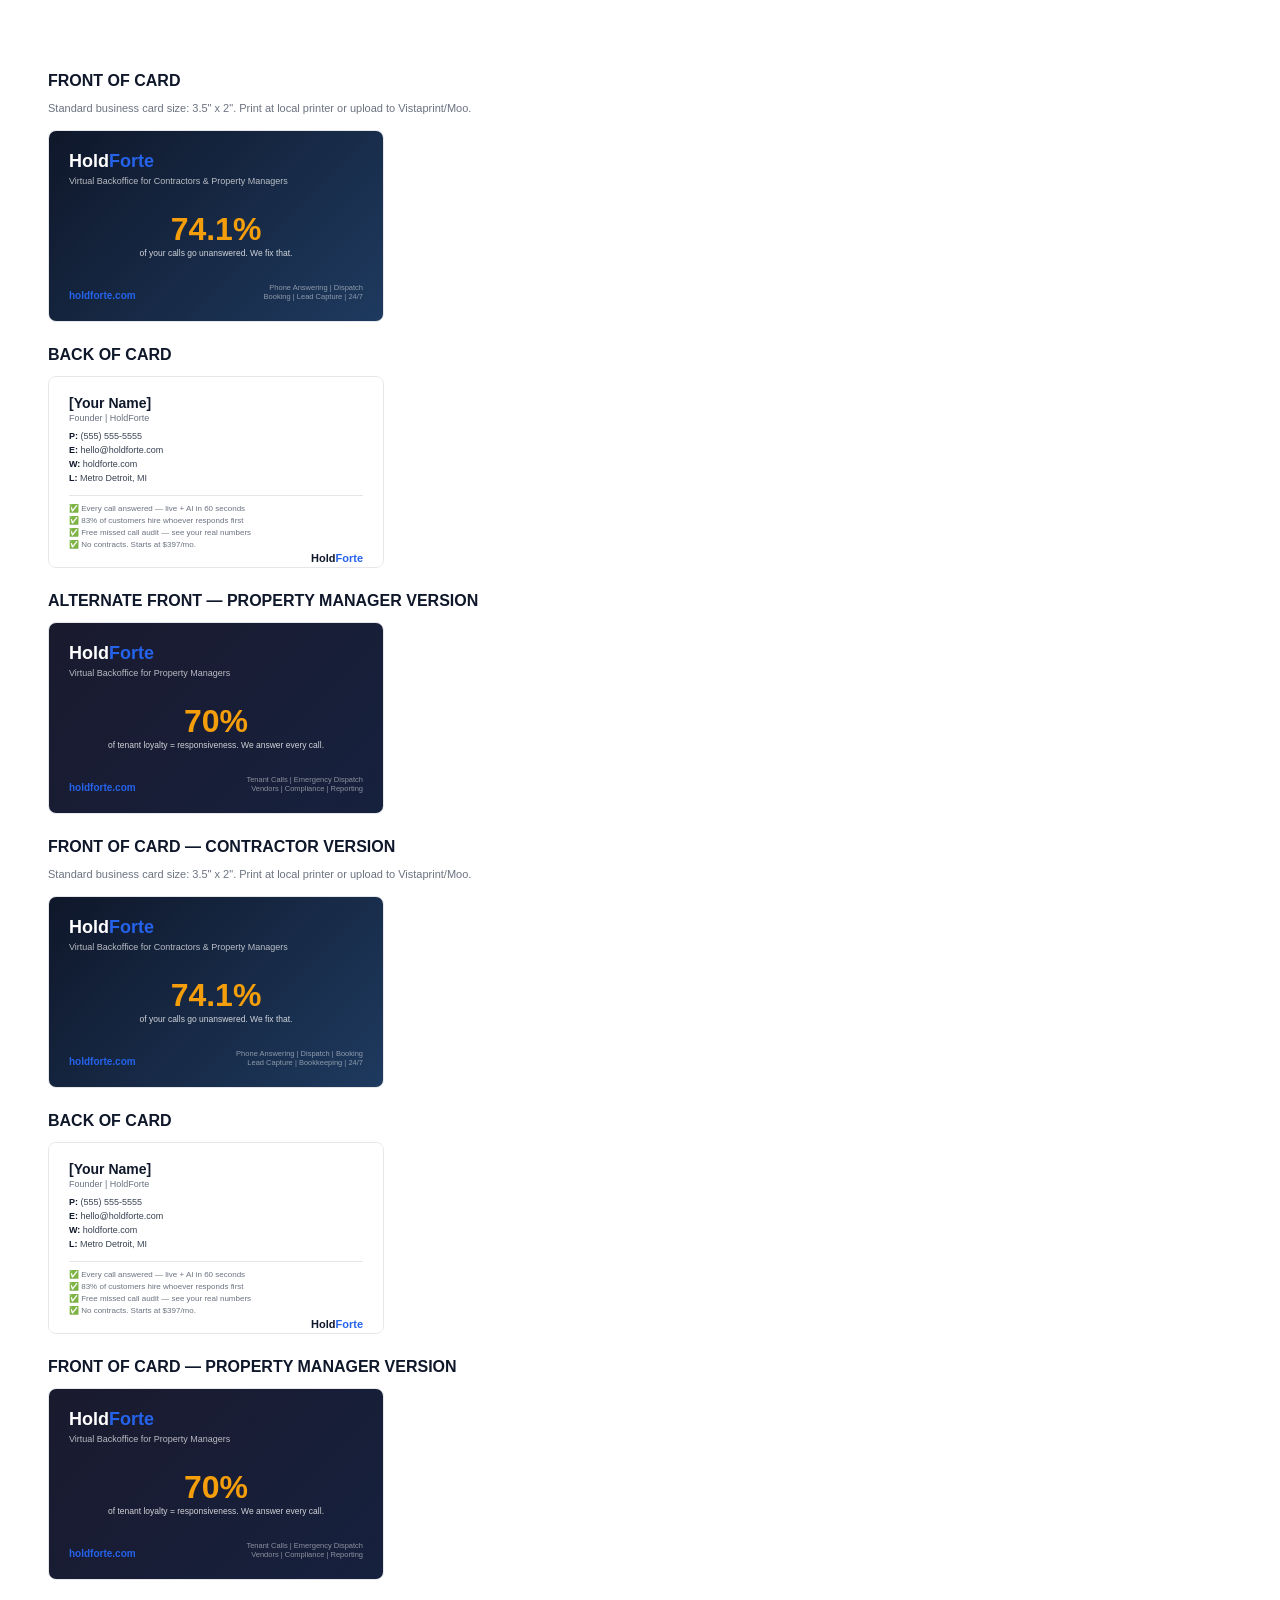
<file: holdforte-site/marketing/business-card.html>
<!DOCTYPE html>
<html lang="en">
<head>
    <meta charset="UTF-8">
    <title>HoldForte Business Cards</title>
    <style>
        @page { size: letter; margin: 0.5in; }
        * { box-sizing: border-box; margin: 0; padding: 0; }
        body { font-family: 'Arial', sans-serif; padding: 0.5in; }
        .card-grid { display: grid; grid-template-columns: 1fr 1fr; gap: 24px; }
        .card { width: 3.5in; height: 2in; border: 1px solid #e5e7eb; border-radius: 8px; overflow: hidden; page-break-inside: avoid; }


        /* Front */
        .card-front { background: linear-gradient(135deg, #0f172a, #1e3a5f); padding: 20px; height: 100%; display: flex; flex-direction: column; justify-content: space-between; }
        .card-logo { font-size: 18px; font-weight: 800; color: #fff; }
        .card-logo-accent { color: #2563eb; }
        .card-tagline { font-size: 9px; color: rgba(255,255,255,0.7); margin-top: 4px; }
        .card-stat { text-align: center; margin: 8px 0; }
        .card-stat-number { font-size: 32px; font-weight: 900; color: #f59e0b; }
        .card-stat-label { font-size: 8.5px; color: rgba(255,255,255,0.8); }
        .card-bottom { display: flex; justify-content: space-between; align-items: flex-end; }
        .card-url { font-size: 10px; color: #2563eb; font-weight: 600; }
        .card-service { font-size: 7.5px; color: rgba(255,255,255,0.5); text-align: right; max-width: 140px; }

        /* Back */
        .card-back { background: #fff; padding: 18px 20px; height: 100%; display: flex; flex-direction: column; justify-content: space-between; }
        .card-name { font-size: 14px; font-weight: 700; color: #0f172a; }
        .card-title { font-size: 9px; color: #6b7280; margin-top: 2px; }
        .card-contact { margin-top: 8px; }
        .card-contact-item { font-size: 9px; color: #374151; margin-bottom: 4px; }
        .card-contact-item strong { color: #0f172a; }
        .card-bullets { margin-top: 8px; padding-top: 8px; border-top: 1px solid #e5e7eb; }
        .card-bullet { font-size: 8px; color: #6b7280; margin-bottom: 3px; }
        .card-back-logo { font-size: 11px; font-weight: 800; color: #0f172a; text-align: right; }
        .card-back-logo span { color: #2563eb; }

        h2 { font-size: 16px; margin: 24px 0 12px; color: #0f172a; }
        .instructions { font-size: 11px; color: #6b7280; margin-bottom: 16px; }
    </style>
</head>
<body>
    <h2>FRONT OF CARD</h2>
    <p class="instructions">Standard business card size: 3.5" x 2". Print at local printer or upload to Vistaprint/Moo.</p>


    <div class="card-grid">
        <div class="card">
            <div class="card-front">
                <div>
                    <div class="card-logo">Hold<span class="card-logo-accent">Forte</span></div>
                    <div class="card-tagline">Virtual Backoffice for Contractors & Property Managers</div>
                </div>
                <div class="card-stat">
                    <div class="card-stat-number">74.1%</div>
                    <div class="card-stat-label">of your calls go unanswered. We fix that.</div>
                </div>
                <div class="card-bottom">
                    <div class="card-url">holdforte.com</div>
                    <div class="card-service">Phone Answering | Dispatch<br>Booking | Lead Capture | 24/7</div>
                </div>
            </div>
        </div>
    </div>

    <h2>BACK OF CARD</h2>

    <div class="card-grid">
        <div class="card">
            <div class="card-back">
                <div>
                    <div class="card-name">[Your Name]</div>
                    <div class="card-title">Founder | HoldForte</div>
                    <div class="card-contact">
                        <div class="card-contact-item"><strong>P:</strong> (555) 555-5555</div>
                        <div class="card-contact-item"><strong>E:</strong> hello@holdforte.com</div>
                        <div class="card-contact-item"><strong>W:</strong> holdforte.com</div>
                        <div class="card-contact-item"><strong>L:</strong> Metro Detroit, MI</div>
                    </div>
                </div>
                <div class="card-bullets">
                    <div class="card-bullet">&#9989; Every call answered — live + AI in 60 seconds</div>
                    <div class="card-bullet">&#9989; 83% of customers hire whoever responds first</div>
                    <div class="card-bullet">&#9989; Free missed call audit — see your real numbers</div>
                    <div class="card-bullet">&#9989; No contracts. Starts at $397/mo.</div>
                </div>
                <div class="card-back-logo">Hold<span>Forte</span></div>
            </div>
        </div>
    </div>

    <h2>ALTERNATE FRONT — PROPERTY MANAGER VERSION</h2>

    <div class="card-grid">
        <div class="card">
            <div class="card-front" style="background: linear-gradient(135deg, #1a1a2e, #16213e);">
                <div>
                    <div class="card-logo">Hold<span class="card-logo-accent">Forte</span></div>
                    <div class="card-tagline">Virtual Backoffice for Property Managers</div>
                </div>
                <div class="card-stat">
                    <div class="card-stat-number">70%</div>
                    <div class="card-stat-label">of tenant loyalty = responsiveness. We answer every call.</div>
                </div>
                <div class="card-bottom">
                    <div class="card-url">holdforte.com</div>
                    <div class="card-service">Tenant Calls | Emergency Dispatch<br>Vendors | Compliance | Reporting</div>
                </div>
            </div>
        </div>
    </div>

</body>
</html>


    <h2>FRONT OF CARD — CONTRACTOR VERSION</h2>
    <p class="instructions">Standard business card size: 3.5" x 2". Print at local printer or upload to Vistaprint/Moo.</p>

    <div class="card">
        <div class="card-front">
            <div>
                <div class="card-logo">Hold<span class="card-logo-accent">Forte</span></div>
                <div class="card-tagline">Virtual Backoffice for Contractors & Property Managers</div>
            </div>
            <div class="card-stat">
                <div class="card-stat-number">74.1%</div>
                <div class="card-stat-label">of your calls go unanswered. We fix that.</div>
            </div>
            <div class="card-bottom">
                <div class="card-url">holdforte.com</div>
                <div class="card-service">Phone Answering | Dispatch | Booking<br>Lead Capture | Bookkeeping | 24/7</div>
            </div>
        </div>
    </div>

    <h2>BACK OF CARD</h2>

    <div class="card">
        <div class="card-back">
            <div>
                <div class="card-name">[Your Name]</div>
                <div class="card-title">Founder | HoldForte</div>
                <div class="card-contact">
                    <div class="card-contact-item"><strong>P:</strong> (555) 555-5555</div>
                    <div class="card-contact-item"><strong>E:</strong> hello@holdforte.com</div>
                    <div class="card-contact-item"><strong>W:</strong> holdforte.com</div>
                    <div class="card-contact-item"><strong>L:</strong> Metro Detroit, MI</div>
                </div>
            </div>
            <div class="card-bullets">
                <div class="card-bullet">&#9989; Every call answered — live + AI in 60 seconds</div>
                <div class="card-bullet">&#9989; 83% of customers hire whoever responds first</div>
                <div class="card-bullet">&#9989; Free missed call audit — see your real numbers</div>
                <div class="card-bullet">&#9989; No contracts. Starts at $397/mo.</div>
            </div>
            <div class="card-back-logo">Hold<span>Forte</span></div>
        </div>
    </div>

    <h2>FRONT OF CARD — PROPERTY MANAGER VERSION</h2>

    <div class="card">
        <div class="card-front" style="background: linear-gradient(135deg, #1a1a2e, #16213e);">
            <div>
                <div class="card-logo">Hold<span class="card-logo-accent">Forte</span></div>
                <div class="card-tagline">Virtual Backoffice for Property Managers</div>
            </div>
            <div class="card-stat">
                <div class="card-stat-number">70%</div>
                <div class="card-stat-label">of tenant loyalty = responsiveness. We answer every call.</div>
            </div>
            <div class="card-bottom">
                <div class="card-url">holdforte.com</div>
                <div class="card-service">Tenant Calls | Emergency Dispatch<br>Vendors | Compliance | Reporting</div>
            </div>
        </div>
    </div>

</body>
</html>
</file>
<file: styles.css>
/* ===== RESET & BASE ===== */
*, *::before, *::after { box-sizing: border-box; margin: 0; padding: 0; }
html { scroll-behavior: smooth; }
body { font-family: 'Inter', -apple-system, BlinkMacSystemFont, sans-serif; color: #1a1a2e; line-height: 1.6; background: #ffffff; }
a { text-decoration: none; color: inherit; }
ul { list-style: none; }
img { max-width: 100%; display: block; }
.container { max-width: 1200px; margin: 0 auto; padding: 0 24px; }

/* ===== COLORS ===== */
:root {
    --primary: #2563eb;
    --primary-dark: #1d4ed8;
    --primary-light: #dbeafe;
    --accent: #f59e0b;
    --dark: #0f172a;
    --gray-900: #1a1a2e;
    --gray-700: #374151;
    --gray-500: #6b7280;
    --gray-300: #d1d5db;
    --gray-100: #f3f4f6;
    --white: #ffffff;
    --success: #10b981;
    --danger: #ef4444;
    --radius: 12px;
    --shadow: 0 4px 6px -1px rgba(0,0,0,0.1), 0 2px 4px -2px rgba(0,0,0,0.1);
    --shadow-lg: 0 10px 15px -3px rgba(0,0,0,0.1), 0 4px 6px -4px rgba(0,0,0,0.1);
}

/* ===== TYPOGRAPHY ===== */
h1 { font-size: clamp(2.2rem, 5vw, 3.5rem); font-weight: 800; line-height: 1.1; letter-spacing: -0.02em; }
h2 { font-size: clamp(1.8rem, 4vw, 2.5rem); font-weight: 700; line-height: 1.2; letter-spacing: -0.01em; }
h3 { font-size: 1.25rem; font-weight: 600; line-height: 1.3; }
h4 { font-size: 1.1rem; font-weight: 600; }
p { color: var(--gray-700); }
.section-subtitle { font-size: 1.1rem; color: var(--gray-500); max-width: 650px; margin: 0.5rem auto 0; text-align: center; }

/* ===== BUTTONS ===== */
.btn { display: inline-block; padding: 14px 28px; border-radius: 8px; font-weight: 600; font-size: 1rem; transition: all 0.2s ease; cursor: pointer; border: none; }
.btn-primary { background: var(--primary); color: var(--white); }
.btn-primary:hover { background: var(--primary-dark); transform: translateY(-1px); box-shadow: var(--shadow-lg); }
.btn-secondary { background: transparent; color: var(--primary); border: 2px solid var(--primary); }
.btn-secondary:hover { background: var(--primary-light); }
.btn-outline { background: transparent; color: var(--primary); border: 2px solid var(--primary); }
.btn-outline:hover { background: var(--primary); color: var(--white); }
.btn-large { padding: 18px 36px; font-size: 1.1rem; }
.btn-full { width: 100%; text-align: center; }
.btn-white { background: var(--white); color: var(--primary); }
.btn-white:hover { background: var(--gray-100); transform: translateY(-1px); }


/* ===== NAVBAR ===== */
.navbar { position: fixed; top: 0; left: 0; right: 0; z-index: 1000; background: rgba(255,255,255,0.95); backdrop-filter: blur(10px); border-bottom: 1px solid var(--gray-300); padding: 16px 0; }
.nav-container { max-width: 1200px; margin: 0 auto; padding: 0 24px; display: flex; align-items: center; justify-content: space-between; }
.logo { font-size: 1.5rem; font-weight: 800; color: var(--dark); }
.logo-accent { color: var(--primary); }
.nav-links { display: flex; align-items: center; gap: 32px; }
.nav-links a { font-weight: 500; color: var(--gray-700); transition: color 0.2s; }
.nav-links a:hover, .nav-links a.active { color: var(--primary); }
.nav-cta { background: var(--primary); color: var(--white) !important; padding: 10px 20px; border-radius: 8px; }
.nav-cta:hover { background: var(--primary-dark) !important; }
.nav-toggle { display: none; background: none; border: none; cursor: pointer; padding: 4px; }
.nav-toggle span { display: block; width: 24px; height: 2px; background: var(--dark); margin: 5px 0; transition: 0.3s; }

/* ===== HERO SECTIONS ===== */
.hero { padding: 160px 24px 100px; text-align: center; position: relative; overflow: hidden; }
.hero-bg { position: absolute; inset: 0; z-index: 0; }
.hero-bg img { width: 100%; height: 100%; object-fit: cover; }
.hero-overlay { position: absolute; inset: 0; background: linear-gradient(135deg, rgba(15,23,42,0.85) 0%, rgba(30,58,95,0.8) 100%); z-index: 1; }
.hero-content { position: relative; z-index: 2; max-width: 800px; margin: 0 auto; }
.hero-badge { display: inline-block; background: rgba(255,255,255,0.15); color: var(--white); padding: 8px 16px; border-radius: 20px; font-size: 0.85rem; font-weight: 600; margin-bottom: 24px; backdrop-filter: blur(4px); }
.hero h1 { margin-bottom: 20px; color: var(--white); }
.hero-subtitle { font-size: 1.2rem; color: rgba(255,255,255,0.85); max-width: 600px; margin: 0 auto 32px; }
.hero-cta-group { display: flex; gap: 16px; justify-content: center; flex-wrap: wrap; }

.page-hero { padding: 160px 24px 100px; text-align: center; position: relative; overflow: hidden; }
.page-hero .hero-bg img { width: 100%; height: 100%; object-fit: cover; }
.page-hero .hero-content { position: relative; z-index: 2; max-width: 800px; margin: 0 auto; }
.contractor-hero { background: linear-gradient(135deg, #0f172a 0%, #1e3a5f 100%); }
.contractor-hero h1, .contractor-hero .hero-subtitle { color: var(--white); }
.contractor-hero .hero-badge { background: rgba(255,255,255,0.15); color: var(--white); }
.pm-hero { background: linear-gradient(135deg, #1a1a2e 0%, #16213e 100%); }
.pm-hero h1, .pm-hero .hero-subtitle { color: var(--white); }
.pm-hero .hero-badge { background: rgba(255,255,255,0.15); color: var(--white); }
.about-hero { background: linear-gradient(135deg, #f8faff 0%, #e8f0fe 100%); }
.about-hero h1 { color: var(--dark); }
.about-hero .hero-subtitle { color: var(--gray-500); }


/* ===== STATS SECTION ===== */
.stats-section { padding: 80px 24px; background: var(--white); }
.stats-header { text-align: center; margin-bottom: 48px; }
.stats-header h2 { color: var(--dark); }
.stats-header p { color: var(--gray-500); margin-top: 8px; font-size: 1.1rem; }
.stats-grid { display: grid; grid-template-columns: repeat(auto-fit, minmax(280px, 1fr)); gap: 24px; max-width: 900px; margin: 0 auto; }
.stat-card { background: var(--gray-100); padding: 40px 32px; border-radius: var(--radius); text-align: center; }
.stat-card-highlight { background: var(--primary); color: var(--white); }
.stat-card-highlight .stat-label, .stat-card-highlight .stat-source { color: rgba(255,255,255,0.85); }
.stat-number { font-size: 3.5rem; font-weight: 900; color: var(--primary); line-height: 1; margin-bottom: 8px; }
.stat-card-highlight .stat-number { color: var(--white); }
.stat-label { font-size: 1.1rem; font-weight: 500; color: var(--gray-700); }
.stat-source { font-size: 0.8rem; color: var(--gray-500); margin-top: 8px; }
.stats-cta { text-align: center; margin-top: 40px; }
.stats-cta p { margin-bottom: 16px; font-size: 1.2rem; color: var(--dark); }

/* ===== WHO WE SERVE ===== */
.serve-section { padding: 80px 24px; background: var(--gray-100); text-align: center; }
.serve-section h2 { margin-bottom: 8px; }
.serve-grid { display: grid; grid-template-columns: repeat(auto-fit, minmax(320px, 1fr)); gap: 32px; margin-top: 48px; }
.serve-card { background: var(--white); border-radius: var(--radius); box-shadow: var(--shadow); transition: transform 0.2s, box-shadow 0.2s; text-align: left; display: block; overflow: hidden; }
.serve-card:hover { transform: translateY(-4px); box-shadow: var(--shadow-lg); }
.serve-card-img { width: 100%; height: 200px; object-fit: cover; }
.serve-card-body { padding: 32px; }
.serve-icon { font-size: 2.5rem; margin-bottom: 16px; }
.serve-card h3 { margin-bottom: 12px; color: var(--dark); }
.serve-card p { color: var(--gray-500); margin-bottom: 16px; }
.serve-link { color: var(--primary); font-weight: 600; }

/* ===== HOW IT WORKS ===== */
.how-section { padding: 80px 24px; background: var(--white); text-align: center; }
.steps-grid { display: grid; grid-template-columns: repeat(auto-fit, minmax(280px, 1fr)); gap: 32px; margin-top: 48px; }
.step-card { padding: 32px; text-align: left; border-radius: var(--radius); background: var(--gray-100); }
.step-number { font-size: 3rem; font-weight: 900; color: var(--primary); margin-bottom: 12px; line-height: 1; }
.step-card h3 { margin-bottom: 8px; color: var(--dark); }
.step-card p { color: var(--gray-500); }


/* ===== SERVICES OVERVIEW ===== */
.services-overview { padding: 80px 24px; background: var(--gray-100); text-align: center; }
.services-overview h2 { margin-bottom: 48px; }
.services-grid { display: grid; grid-template-columns: repeat(auto-fit, minmax(320px, 1fr)); gap: 24px; }
.service-item { background: var(--white); padding: 32px; border-radius: var(--radius); text-align: left; box-shadow: var(--shadow); }
.service-icon-sm { font-size: 2rem; margin-bottom: 12px; }
.service-item h4 { margin-bottom: 8px; color: var(--dark); }
.service-item p { color: var(--gray-500); font-size: 0.95rem; }

/* ===== SERVICES DETAIL (Contractor/PM pages) ===== */
.services-detail { padding: 80px 24px; background: var(--white); text-align: center; }
.services-detail h2 { margin-bottom: 8px; }
.service-detail-grid { display: grid; grid-template-columns: repeat(auto-fit, minmax(340px, 1fr)); gap: 24px; margin-top: 48px; text-align: left; }
.service-detail-card { background: var(--gray-100); padding: 32px; border-radius: var(--radius); border-top: 4px solid var(--primary); }
.service-detail-icon { font-size: 2rem; margin-bottom: 12px; }
.service-detail-card h3 { margin-bottom: 16px; color: var(--dark); }
.service-detail-card ul { padding-left: 0; }
.service-detail-card li { padding: 6px 0; padding-left: 20px; position: relative; color: var(--gray-700); font-size: 0.95rem; }
.service-detail-card li::before { content: ""; position: absolute; left: 0; top: 14px; width: 8px; height: 8px; background: var(--primary); border-radius: 50%; }

/* ===== PROBLEM SECTION ===== */
.problem-section { padding: 80px 24px; background: var(--gray-100); }
.problem-section h2 { margin-bottom: 16px; }
.problem-grid { display: grid; grid-template-columns: 1fr 1fr; gap: 48px; align-items: start; }
.problem-list { margin: 20px 0; padding-left: 0; }
.problem-list li { padding: 10px 0; padding-left: 20px; position: relative; color: var(--gray-700); }
.problem-list li::before { content: ""; position: absolute; left: 0; top: 18px; width: 8px; height: 8px; background: var(--danger); border-radius: 50%; }
.problem-kicker { font-weight: 600; color: var(--dark); margin-top: 16px; font-size: 1.05rem; }

/* ===== MATH CARD ===== */
.math-card { background: var(--white); padding: 36px; border-radius: var(--radius); box-shadow: var(--shadow-lg); border: 2px solid var(--primary-light); }
.math-card h3 { margin-bottom: 20px; color: var(--dark); text-align: center; }
.math-row { display: flex; justify-content: space-between; padding: 12px 0; border-bottom: 1px solid var(--gray-300); }
.math-value { font-weight: 700; color: var(--dark); }
.math-total { border-bottom: none; border-top: 2px solid var(--primary); padding-top: 16px; margin-top: 8px; }
.math-total .math-value { color: var(--primary); }
.math-bottom { text-align: center; margin-top: 20px; padding: 16px; background: var(--primary-light); border-radius: 8px; color: var(--primary-dark); }


/* ===== PM PAIN GRID ===== */
.pm-pain-grid { display: grid; grid-template-columns: repeat(auto-fit, minmax(300px, 1fr)); gap: 24px; margin-top: 48px; }
.pain-card { background: var(--white); padding: 32px; border-radius: var(--radius); box-shadow: var(--shadow); }
.pain-icon { font-size: 2rem; margin-bottom: 12px; }
.pain-card h3 { margin-bottom: 8px; color: var(--dark); }
.pain-card p { color: var(--gray-500); font-size: 0.95rem; }

/* ===== WHY SECTION ===== */
.why-section { padding: 80px 24px; background: var(--gray-100); text-align: center; }
.why-grid { display: grid; grid-template-columns: repeat(auto-fit, minmax(250px, 1fr)); gap: 24px; margin-top: 48px; }
.why-card { background: var(--white); padding: 32px; border-radius: var(--radius); text-align: left; box-shadow: var(--shadow); }
.why-card h3 { color: var(--dark); margin-bottom: 8px; }
.why-card p { color: var(--gray-500); font-size: 0.95rem; }

/* ===== INDUSTRIES ===== */
.industries-section { padding: 60px 24px; background: var(--white); text-align: center; }
.industries-grid { display: flex; flex-wrap: wrap; gap: 12px; justify-content: center; margin-top: 32px; }
.industry-tag { background: var(--gray-100); color: var(--gray-700); padding: 10px 20px; border-radius: 24px; font-size: 0.9rem; font-weight: 500; border: 1px solid var(--gray-300); transition: all 0.2s; }
.industry-tag:hover { background: var(--primary-light); border-color: var(--primary); color: var(--primary); }
.industries-note { margin-top: 24px; font-weight: 500; color: var(--gray-500); }

/* ===== PRICING ===== */
.pricing-section { padding: 80px 24px; background: var(--gray-100); text-align: center; }
.pricing-section h2 { margin-bottom: 8px; }
.pricing-grid { display: grid; grid-template-columns: repeat(auto-fit, minmax(300px, 1fr)); gap: 24px; margin-top: 48px; align-items: start; }
.pricing-card { background: var(--white); padding: 40px 32px; border-radius: var(--radius); box-shadow: var(--shadow); text-align: left; position: relative; }
.pricing-card-popular { border: 2px solid var(--primary); transform: scale(1.02); }
.pricing-badge { position: absolute; top: -12px; left: 50%; transform: translateX(-50%); background: var(--primary); color: var(--white); padding: 4px 16px; border-radius: 12px; font-size: 0.8rem; font-weight: 600; }
.pricing-tier { font-size: 0.9rem; font-weight: 600; color: var(--primary); text-transform: uppercase; letter-spacing: 0.05em; margin-bottom: 8px; }
.pricing-price { font-size: 2.5rem; font-weight: 800; color: var(--dark); margin-bottom: 8px; }
.pricing-price span { font-size: 1rem; font-weight: 400; color: var(--gray-500); }
.pricing-desc { color: var(--gray-500); font-size: 0.9rem; margin-bottom: 24px; padding-bottom: 24px; border-bottom: 1px solid var(--gray-300); }
.pricing-features { margin-bottom: 24px; }
.pricing-features li { padding: 8px 0; color: var(--gray-700); font-size: 0.95rem; }
.pricing-note { margin-top: 24px; color: var(--gray-500); font-size: 0.9rem; }


/* ===== PROOF / TESTIMONIAL ===== */
.proof-section { padding: 60px 24px; background: var(--white); }
.proof-card { max-width: 700px; margin: 0 auto; text-align: center; padding: 48px; background: var(--gray-100); border-radius: var(--radius); border-left: 4px solid var(--primary); }
.proof-card blockquote { font-size: 1.2rem; font-style: italic; color: var(--dark); line-height: 1.6; margin-bottom: 16px; }
.proof-card cite { color: var(--gray-500); font-style: normal; font-weight: 500; }

/* ===== FINAL CTA ===== */
.final-cta { padding: 80px 24px; background: var(--dark); text-align: center; position: relative; overflow: hidden; }
.final-cta::before { content: ""; position: absolute; inset: 0; background: linear-gradient(135deg, rgba(37,99,235,0.1) 0%, transparent 100%); }
.final-cta .container { position: relative; z-index: 1; }
.final-cta h2 { color: var(--white); margin-bottom: 16px; }
.final-cta p { color: rgba(255,255,255,0.7); max-width: 600px; margin: 0 auto 24px; }
.cta-note { color: rgba(255,255,255,0.5); font-size: 0.85rem; margin-top: 12px; }

/* ===== IMAGE BANNER / FEATURE IMAGE ===== */
.feature-img-section { padding: 0; }
.feature-img-section img { width: 100%; height: 400px; object-fit: cover; }
.img-with-overlay { position: relative; }
.img-with-overlay img { width: 100%; height: 300px; object-fit: cover; filter: brightness(0.7); }
.img-with-overlay .overlay-text { position: absolute; bottom: 24px; left: 24px; color: var(--white); font-size: 1.1rem; font-weight: 600; }

/* ===== ABOUT PAGE ===== */
.about-story { padding: 80px 24px; }
.story-content { max-width: 800px; margin: 0 auto; }
.story-content h2 { margin-top: 48px; margin-bottom: 16px; color: var(--dark); }
.story-content h2:first-child { margin-top: 0; }
.story-content p { margin-bottom: 16px; font-size: 1.05rem; line-height: 1.7; }
.beliefs-grid { display: grid; grid-template-columns: repeat(auto-fit, minmax(280px, 1fr)); gap: 24px; margin: 32px 0; }
.belief-card { background: var(--gray-100); padding: 28px; border-radius: var(--radius); border-left: 4px solid var(--primary); }
.belief-card h3 { color: var(--dark); margin-bottom: 8px; }
.belief-card p { color: var(--gray-500); font-size: 0.95rem; margin-bottom: 0; }
.about-img { width: 100%; height: 300px; object-fit: cover; border-radius: var(--radius); margin: 32px 0; }


/* ===== CONTACT PAGE ===== */
.contact-section { padding: 140px 24px 80px; }
.contact-grid { display: grid; grid-template-columns: 1fr 1fr; gap: 64px; align-items: start; }
.contact-info h1 { margin-bottom: 12px; }
.contact-subtitle { font-size: 1.1rem; color: var(--gray-500); margin-bottom: 32px; }
.contact-methods { margin-bottom: 32px; }
.contact-method { display: flex; gap: 16px; align-items: flex-start; margin-bottom: 24px; }
.contact-icon { font-size: 1.5rem; min-width: 40px; text-align: center; }
.contact-method h3 { margin-bottom: 4px; color: var(--dark); font-size: 1rem; }
.contact-method p { font-size: 0.95rem; margin: 0; }
.contact-method a { color: var(--primary); }
.contact-note { font-size: 0.8rem; color: var(--gray-500); }
.audit-box { background: var(--primary-light); padding: 24px; border-radius: var(--radius); border: 1px solid var(--primary); }
.audit-box h3 { color: var(--primary-dark); margin-bottom: 8px; }
.audit-box p { font-size: 0.95rem; color: var(--gray-700); margin-bottom: 12px; }
.audit-box ul { padding-left: 20px; list-style: disc; }
.audit-box li { font-size: 0.9rem; color: var(--gray-700); padding: 4px 0; }

/* ===== CONTACT FORM ===== */
.contact-form-wrapper { background: var(--white); padding: 40px; border-radius: var(--radius); box-shadow: var(--shadow-lg); border: 1px solid var(--gray-300); }
.contact-form h2 { margin-bottom: 4px; font-size: 1.5rem; }
.contact-form > p { margin-bottom: 24px; color: var(--gray-500); }
.form-group { margin-bottom: 20px; }
.form-group label { display: block; font-size: 0.9rem; font-weight: 500; color: var(--gray-700); margin-bottom: 6px; }
.form-group input, .form-group select, .form-group textarea { width: 100%; padding: 12px 16px; border: 1px solid var(--gray-300); border-radius: 8px; font-size: 1rem; font-family: inherit; transition: border-color 0.2s; }
.form-group input:focus, .form-group select:focus, .form-group textarea:focus { outline: none; border-color: var(--primary); box-shadow: 0 0 0 3px var(--primary-light); }
.form-row { display: grid; grid-template-columns: 1fr 1fr; gap: 16px; }
.form-note { font-size: 0.8rem; color: var(--gray-500); margin-top: 12px; text-align: center; }

/* ===== FOOTER ===== */
.footer { padding: 60px 24px 32px; background: var(--dark); color: rgba(255,255,255,0.7); }
.footer-grid { display: grid; grid-template-columns: 2fr 1fr 1fr 1fr; gap: 40px; margin-bottom: 40px; }
.footer-brand p { margin-top: 12px; font-size: 0.9rem; }
.footer-brand .logo { color: var(--white); }
.footer-links h4 { color: var(--white); margin-bottom: 16px; font-size: 0.9rem; text-transform: uppercase; letter-spacing: 0.05em; }
.footer-links li { margin-bottom: 10px; }
.footer-links a { color: rgba(255,255,255,0.6); transition: color 0.2s; font-size: 0.9rem; }
.footer-links a:hover { color: var(--white); }
.footer-bottom { border-top: 1px solid rgba(255,255,255,0.1); padding-top: 24px; text-align: center; }
.footer-bottom p { font-size: 0.85rem; color: rgba(255,255,255,0.4); }


/* ===== HERO STAT-LED ===== */
.hero-stat-lead { margin-bottom: 20px; }
.hero-stat-number { display: block; font-size: clamp(4rem, 10vw, 7rem); font-weight: 900; color: var(--accent); line-height: 1; letter-spacing: -0.03em; text-shadow: 0 2px 20px rgba(245,158,11,0.3); }
.hero-stat-label { display: block; font-size: 1.1rem; color: rgba(255,255,255,0.9); margin-top: 8px; font-weight: 500; }
.hero-proof-bar { display: flex; gap: 24px; justify-content: center; flex-wrap: wrap; margin-top: 28px; padding-top: 20px; border-top: 1px solid rgba(255,255,255,0.2); }
.hero-proof-bar span { font-size: 0.85rem; color: rgba(255,255,255,0.8); font-weight: 500; }

/* ===== EXTENDED STATS ===== */
.extended-stats { margin-top: 60px; padding-top: 48px; border-top: 1px solid var(--gray-300); }
.extended-stats h3 { text-align: center; margin-bottom: 32px; color: var(--dark); font-size: 1.4rem; }
.pm-stats { margin-top: 48px; padding-top: 48px; }
.extended-stats-grid { display: grid; grid-template-columns: repeat(auto-fit, minmax(280px, 1fr)); gap: 20px; }
.ext-stat { background: var(--gray-100); padding: 28px 24px; border-radius: var(--radius); text-align: center; border-left: 4px solid var(--primary); }
.ext-stat-number { font-size: 2.2rem; font-weight: 900; color: var(--primary); line-height: 1; margin-bottom: 8px; }
.ext-stat-label { font-size: 0.95rem; color: var(--gray-700); line-height: 1.4; margin-bottom: 8px; }
.ext-stat-source { font-size: 0.75rem; color: var(--gray-500); font-style: italic; }

/* ===== SOLUTION BRIDGE ===== */
.solution-bridge { margin-top: 60px; padding: 48px; background: var(--dark); border-radius: var(--radius); }
.solution-bridge-content h3 { color: var(--white); text-align: center; margin-bottom: 32px; font-size: 1.5rem; }
.solution-grid { display: grid; grid-template-columns: repeat(auto-fit, minmax(340px, 1fr)); gap: 16px; }
.solution-item { background: rgba(255,255,255,0.05); padding: 20px 24px; border-radius: 8px; border: 1px solid rgba(255,255,255,0.1); }
.solution-problem { color: rgba(255,255,255,0.7); font-size: 0.9rem; margin-bottom: 8px; }
.solution-fix { color: var(--white); font-size: 0.95rem; font-weight: 500; }

/* ===== RESPONSIVE ===== */
@media (max-width: 768px) {
    .nav-links { display: none; position: absolute; top: 100%; left: 0; right: 0; background: var(--white); flex-direction: column; padding: 24px; gap: 16px; border-bottom: 1px solid var(--gray-300); box-shadow: var(--shadow); }
    .nav-links.active { display: flex; }
    .nav-toggle { display: block; }
    .hero, .page-hero { padding: 120px 24px 60px; }
    .stats-grid { grid-template-columns: 1fr; }
    .serve-grid { grid-template-columns: 1fr; }
    .problem-grid { grid-template-columns: 1fr; }
    .service-detail-grid { grid-template-columns: 1fr; }
    .pricing-grid { grid-template-columns: 1fr; }
    .pricing-card-popular { transform: none; }
    .contact-grid { grid-template-columns: 1fr; }
    .footer-grid { grid-template-columns: 1fr 1fr; }
    .form-row { grid-template-columns: 1fr; }
    .why-grid { grid-template-columns: 1fr; }
    .pm-pain-grid { grid-template-columns: 1fr; }
    h1 { font-size: 2rem; }
    h2 { font-size: 1.6rem; }
    .feature-img-section img { height: 250px; }
    .about-img { height: 200px; }
}

@media (max-width: 480px) {
    .footer-grid { grid-template-columns: 1fr; }
    .hero-cta-group { flex-direction: column; align-items: center; }
    .btn { width: 100%; text-align: center; }
}
</file>
<file: holdforte-site/styles.css>
/* ===== RESET & BASE ===== */
*, *::before, *::after { box-sizing: border-box; margin: 0; padding: 0; }
html { scroll-behavior: smooth; }
body { font-family: 'Inter', -apple-system, BlinkMacSystemFont, sans-serif; color: #1a1a2e; line-height: 1.6; background: #ffffff; }
a { text-decoration: none; color: inherit; }
ul { list-style: none; }
img { max-width: 100%; display: block; }
.container { max-width: 1200px; margin: 0 auto; padding: 0 24px; }

/* ===== COLORS ===== */
:root {
    --primary: #2563eb;
    --primary-dark: #1d4ed8;
    --primary-light: #dbeafe;
    --accent: #f59e0b;
    --dark: #0f172a;
    --gray-900: #1a1a2e;
    --gray-700: #374151;
    --gray-500: #6b7280;
    --gray-300: #d1d5db;
    --gray-100: #f3f4f6;
    --white: #ffffff;
    --success: #10b981;
    --danger: #ef4444;
    --radius: 12px;
    --shadow: 0 4px 6px -1px rgba(0,0,0,0.1), 0 2px 4px -2px rgba(0,0,0,0.1);
    --shadow-lg: 0 10px 15px -3px rgba(0,0,0,0.1), 0 4px 6px -4px rgba(0,0,0,0.1);
}

/* ===== TYPOGRAPHY ===== */
h1 { font-size: clamp(2.2rem, 5vw, 3.5rem); font-weight: 800; line-height: 1.1; letter-spacing: -0.02em; }
h2 { font-size: clamp(1.8rem, 4vw, 2.5rem); font-weight: 700; line-height: 1.2; letter-spacing: -0.01em; }
h3 { font-size: 1.25rem; font-weight: 600; line-height: 1.3; }
h4 { font-size: 1.1rem; font-weight: 600; }
p { color: var(--gray-700); }
.section-subtitle { font-size: 1.1rem; color: var(--gray-500); max-width: 650px; margin: 0.5rem auto 0; text-align: center; }

/* ===== BUTTONS ===== */
.btn { display: inline-block; padding: 14px 28px; border-radius: 8px; font-weight: 600; font-size: 1rem; transition: all 0.2s ease; cursor: pointer; border: none; }
.btn-primary { background: var(--primary); color: var(--white); }
.btn-primary:hover { background: var(--primary-dark); transform: translateY(-1px); box-shadow: var(--shadow-lg); }
.btn-secondary { background: transparent; color: var(--primary); border: 2px solid var(--primary); }
.btn-secondary:hover { background: var(--primary-light); }
.btn-outline { background: transparent; color: var(--primary); border: 2px solid var(--primary); }
.btn-outline:hover { background: var(--primary); color: var(--white); }
.btn-large { padding: 18px 36px; font-size: 1.1rem; }
.btn-full { width: 100%; text-align: center; }
.btn-white { background: var(--white); color: var(--primary); }
.btn-white:hover { background: var(--gray-100); transform: translateY(-1px); }


/* ===== NAVBAR ===== */
.navbar { position: fixed; top: 0; left: 0; right: 0; z-index: 1000; background: rgba(255,255,255,0.95); backdrop-filter: blur(10px); border-bottom: 1px solid var(--gray-300); padding: 16px 0; }
.nav-container { max-width: 1200px; margin: 0 auto; padding: 0 24px; display: flex; align-items: center; justify-content: space-between; }
.logo { font-size: 1.5rem; font-weight: 800; color: var(--dark); }
.logo-accent { color: var(--primary); }
.nav-links { display: flex; align-items: center; gap: 32px; }
.nav-links a { font-weight: 500; color: var(--gray-700); transition: color 0.2s; }
.nav-links a:hover, .nav-links a.active { color: var(--primary); }
.nav-cta { background: var(--primary); color: var(--white) !important; padding: 10px 20px; border-radius: 8px; }
.nav-cta:hover { background: var(--primary-dark) !important; }
.nav-toggle { display: none; background: none; border: none; cursor: pointer; padding: 4px; }
.nav-toggle span { display: block; width: 24px; height: 2px; background: var(--dark); margin: 5px 0; transition: 0.3s; }

/* ===== HERO SECTIONS ===== */
.hero { padding: 160px 24px 100px; text-align: center; position: relative; overflow: hidden; }
.hero-bg { position: absolute; inset: 0; z-index: 0; }
.hero-bg img { width: 100%; height: 100%; object-fit: cover; }
.hero-overlay { position: absolute; inset: 0; background: linear-gradient(135deg, rgba(15,23,42,0.85) 0%, rgba(30,58,95,0.8) 100%); z-index: 1; }
.hero-content { position: relative; z-index: 2; max-width: 800px; margin: 0 auto; }
.hero-badge { display: inline-block; background: rgba(255,255,255,0.15); color: var(--white); padding: 8px 16px; border-radius: 20px; font-size: 0.85rem; font-weight: 600; margin-bottom: 24px; backdrop-filter: blur(4px); }
.hero h1 { margin-bottom: 20px; color: var(--white); }
.hero-subtitle { font-size: 1.2rem; color: rgba(255,255,255,0.85); max-width: 600px; margin: 0 auto 32px; }
.hero-cta-group { display: flex; gap: 16px; justify-content: center; flex-wrap: wrap; }

.page-hero { padding: 160px 24px 100px; text-align: center; position: relative; overflow: hidden; }
.page-hero .hero-bg img { width: 100%; height: 100%; object-fit: cover; }
.page-hero .hero-content { position: relative; z-index: 2; max-width: 800px; margin: 0 auto; }
.contractor-hero { background: linear-gradient(135deg, #0f172a 0%, #1e3a5f 100%); }
.contractor-hero h1, .contractor-hero .hero-subtitle { color: var(--white); }
.contractor-hero .hero-badge { background: rgba(255,255,255,0.15); color: var(--white); }
.pm-hero { background: linear-gradient(135deg, #1a1a2e 0%, #16213e 100%); }
.pm-hero h1, .pm-hero .hero-subtitle { color: var(--white); }
.pm-hero .hero-badge { background: rgba(255,255,255,0.15); color: var(--white); }
.about-hero { background: linear-gradient(135deg, #f8faff 0%, #e8f0fe 100%); }
.about-hero h1 { color: var(--dark); }
.about-hero .hero-subtitle { color: var(--gray-500); }


/* ===== STATS SECTION ===== */
.stats-section { padding: 80px 24px; background: var(--white); }
.stats-header { text-align: center; margin-bottom: 48px; }
.stats-header h2 { color: var(--dark); }
.stats-header p { color: var(--gray-500); margin-top: 8px; font-size: 1.1rem; }
.stats-grid { display: grid; grid-template-columns: repeat(auto-fit, minmax(280px, 1fr)); gap: 24px; max-width: 900px; margin: 0 auto; }
.stat-card { background: var(--gray-100); padding: 40px 32px; border-radius: var(--radius); text-align: center; }
.stat-card-highlight { background: var(--primary); color: var(--white); }
.stat-card-highlight .stat-label, .stat-card-highlight .stat-source { color: rgba(255,255,255,0.85); }
.stat-number { font-size: 3.5rem; font-weight: 900; color: var(--primary); line-height: 1; margin-bottom: 8px; }
.stat-card-highlight .stat-number { color: var(--white); }
.stat-label { font-size: 1.1rem; font-weight: 500; color: var(--gray-700); }
.stat-source { font-size: 0.8rem; color: var(--gray-500); margin-top: 8px; }
.stats-cta { text-align: center; margin-top: 40px; }
.stats-cta p { margin-bottom: 16px; font-size: 1.2rem; color: var(--dark); }

/* ===== WHO WE SERVE ===== */
.serve-section { padding: 80px 24px; background: var(--gray-100); text-align: center; }
.serve-section h2 { margin-bottom: 8px; }
.serve-grid { display: grid; grid-template-columns: repeat(auto-fit, minmax(320px, 1fr)); gap: 32px; margin-top: 48px; }
.serve-card { background: var(--white); border-radius: var(--radius); box-shadow: var(--shadow); transition: transform 0.2s, box-shadow 0.2s; text-align: left; display: block; overflow: hidden; }
.serve-card:hover { transform: translateY(-4px); box-shadow: var(--shadow-lg); }
.serve-card-img { width: 100%; height: 200px; object-fit: cover; }
.serve-card-body { padding: 32px; }
.serve-icon { font-size: 2.5rem; margin-bottom: 16px; }
.serve-card h3 { margin-bottom: 12px; color: var(--dark); }
.serve-card p { color: var(--gray-500); margin-bottom: 16px; }
.serve-link { color: var(--primary); font-weight: 600; }

/* ===== HOW IT WORKS ===== */
.how-section { padding: 80px 24px; background: var(--white); text-align: center; }
.steps-grid { display: grid; grid-template-columns: repeat(auto-fit, minmax(280px, 1fr)); gap: 32px; margin-top: 48px; }
.step-card { padding: 32px; text-align: left; border-radius: var(--radius); background: var(--gray-100); }
.step-number { font-size: 3rem; font-weight: 900; color: var(--primary); margin-bottom: 12px; line-height: 1; }
.step-card h3 { margin-bottom: 8px; color: var(--dark); }
.step-card p { color: var(--gray-500); }


/* ===== SERVICES OVERVIEW ===== */
.services-overview { padding: 80px 24px; background: var(--gray-100); text-align: center; }
.services-overview h2 { margin-bottom: 48px; }
.services-grid { display: grid; grid-template-columns: repeat(auto-fit, minmax(320px, 1fr)); gap: 24px; }
.service-item { background: var(--white); padding: 32px; border-radius: var(--radius); text-align: left; box-shadow: var(--shadow); }
.service-icon-sm { font-size: 2rem; margin-bottom: 12px; }
.service-item h4 { margin-bottom: 8px; color: var(--dark); }
.service-item p { color: var(--gray-500); font-size: 0.95rem; }

/* ===== SERVICES DETAIL (Contractor/PM pages) ===== */
.services-detail { padding: 80px 24px; background: var(--white); text-align: center; }
.services-detail h2 { margin-bottom: 8px; }
.service-detail-grid { display: grid; grid-template-columns: repeat(auto-fit, minmax(340px, 1fr)); gap: 24px; margin-top: 48px; text-align: left; }
.service-detail-card { background: var(--gray-100); padding: 32px; border-radius: var(--radius); border-top: 4px solid var(--primary); }
.service-detail-icon { font-size: 2rem; margin-bottom: 12px; }
.service-detail-card h3 { margin-bottom: 16px; color: var(--dark); }
.service-detail-card ul { padding-left: 0; }
.service-detail-card li { padding: 6px 0; padding-left: 20px; position: relative; color: var(--gray-700); font-size: 0.95rem; }
.service-detail-card li::before { content: ""; position: absolute; left: 0; top: 14px; width: 8px; height: 8px; background: var(--primary); border-radius: 50%; }

/* ===== PROBLEM SECTION ===== */
.problem-section { padding: 80px 24px; background: var(--gray-100); }
.problem-section h2 { margin-bottom: 16px; }
.problem-grid { display: grid; grid-template-columns: 1fr 1fr; gap: 48px; align-items: start; }
.problem-list { margin: 20px 0; padding-left: 0; }
.problem-list li { padding: 10px 0; padding-left: 20px; position: relative; color: var(--gray-700); }
.problem-list li::before { content: ""; position: absolute; left: 0; top: 18px; width: 8px; height: 8px; background: var(--danger); border-radius: 50%; }
.problem-kicker { font-weight: 600; color: var(--dark); margin-top: 16px; font-size: 1.05rem; }

/* ===== MATH CARD ===== */
.math-card { background: var(--white); padding: 36px; border-radius: var(--radius); box-shadow: var(--shadow-lg); border: 2px solid var(--primary-light); }
.math-card h3 { margin-bottom: 20px; color: var(--dark); text-align: center; }
.math-row { display: flex; justify-content: space-between; padding: 12px 0; border-bottom: 1px solid var(--gray-300); }
.math-value { font-weight: 700; color: var(--dark); }
.math-total { border-bottom: none; border-top: 2px solid var(--primary); padding-top: 16px; margin-top: 8px; }
.math-total .math-value { color: var(--primary); }
.math-bottom { text-align: center; margin-top: 20px; padding: 16px; background: var(--primary-light); border-radius: 8px; color: var(--primary-dark); }


/* ===== PM PAIN GRID ===== */
.pm-pain-grid { display: grid; grid-template-columns: repeat(auto-fit, minmax(300px, 1fr)); gap: 24px; margin-top: 48px; }
.pain-card { background: var(--white); padding: 32px; border-radius: var(--radius); box-shadow: var(--shadow); }
.pain-icon { font-size: 2rem; margin-bottom: 12px; }
.pain-card h3 { margin-bottom: 8px; color: var(--dark); }
.pain-card p { color: var(--gray-500); font-size: 0.95rem; }

/* ===== WHY SECTION ===== */
.why-section { padding: 80px 24px; background: var(--gray-100); text-align: center; }
.why-grid { display: grid; grid-template-columns: repeat(auto-fit, minmax(250px, 1fr)); gap: 24px; margin-top: 48px; }
.why-card { background: var(--white); padding: 32px; border-radius: var(--radius); text-align: left; box-shadow: var(--shadow); }
.why-card h3 { color: var(--dark); margin-bottom: 8px; }
.why-card p { color: var(--gray-500); font-size: 0.95rem; }

/* ===== INDUSTRIES ===== */
.industries-section { padding: 60px 24px; background: var(--white); text-align: center; }
.industries-grid { display: flex; flex-wrap: wrap; gap: 12px; justify-content: center; margin-top: 32px; }
.industry-tag { background: var(--gray-100); color: var(--gray-700); padding: 10px 20px; border-radius: 24px; font-size: 0.9rem; font-weight: 500; border: 1px solid var(--gray-300); transition: all 0.2s; }
.industry-tag:hover { background: var(--primary-light); border-color: var(--primary); color: var(--primary); }
.industries-note { margin-top: 24px; font-weight: 500; color: var(--gray-500); }

/* ===== PRICING ===== */
.pricing-section { padding: 80px 24px; background: var(--gray-100); text-align: center; }
.pricing-section h2 { margin-bottom: 8px; }
.pricing-grid { display: grid; grid-template-columns: repeat(auto-fit, minmax(300px, 1fr)); gap: 24px; margin-top: 48px; align-items: start; }
.pricing-card { background: var(--white); padding: 40px 32px; border-radius: var(--radius); box-shadow: var(--shadow); text-align: left; position: relative; }
.pricing-card-popular { border: 2px solid var(--primary); transform: scale(1.02); }
.pricing-badge { position: absolute; top: -12px; left: 50%; transform: translateX(-50%); background: var(--primary); color: var(--white); padding: 4px 16px; border-radius: 12px; font-size: 0.8rem; font-weight: 600; }
.pricing-tier { font-size: 0.9rem; font-weight: 600; color: var(--primary); text-transform: uppercase; letter-spacing: 0.05em; margin-bottom: 8px; }
.pricing-price { font-size: 2.5rem; font-weight: 800; color: var(--dark); margin-bottom: 8px; }
.pricing-price span { font-size: 1rem; font-weight: 400; color: var(--gray-500); }
.pricing-desc { color: var(--gray-500); font-size: 0.9rem; margin-bottom: 24px; padding-bottom: 24px; border-bottom: 1px solid var(--gray-300); }
.pricing-features { margin-bottom: 24px; }
.pricing-features li { padding: 8px 0; color: var(--gray-700); font-size: 0.95rem; }
.pricing-note { margin-top: 24px; color: var(--gray-500); font-size: 0.9rem; }


/* ===== PROOF / TESTIMONIAL ===== */
.proof-section { padding: 60px 24px; background: var(--white); }
.proof-card { max-width: 700px; margin: 0 auto; text-align: center; padding: 48px; background: var(--gray-100); border-radius: var(--radius); border-left: 4px solid var(--primary); }
.proof-card blockquote { font-size: 1.2rem; font-style: italic; color: var(--dark); line-height: 1.6; margin-bottom: 16px; }
.proof-card cite { color: var(--gray-500); font-style: normal; font-weight: 500; }

/* ===== FINAL CTA ===== */
.final-cta { padding: 80px 24px; background: var(--dark); text-align: center; position: relative; overflow: hidden; }
.final-cta::before { content: ""; position: absolute; inset: 0; background: linear-gradient(135deg, rgba(37,99,235,0.1) 0%, transparent 100%); }
.final-cta .container { position: relative; z-index: 1; }
.final-cta h2 { color: var(--white); margin-bottom: 16px; }
.final-cta p { color: rgba(255,255,255,0.7); max-width: 600px; margin: 0 auto 24px; }
.cta-note { color: rgba(255,255,255,0.5); font-size: 0.85rem; margin-top: 12px; }

/* ===== IMAGE BANNER / FEATURE IMAGE ===== */
.feature-img-section { padding: 0; }
.feature-img-section img { width: 100%; height: 400px; object-fit: cover; }
.img-with-overlay { position: relative; }
.img-with-overlay img { width: 100%; height: 300px; object-fit: cover; filter: brightness(0.7); }
.img-with-overlay .overlay-text { position: absolute; bottom: 24px; left: 24px; color: var(--white); font-size: 1.1rem; font-weight: 600; }

/* ===== ABOUT PAGE ===== */
.about-story { padding: 80px 24px; }
.story-content { max-width: 800px; margin: 0 auto; }
.story-content h2 { margin-top: 48px; margin-bottom: 16px; color: var(--dark); }
.story-content h2:first-child { margin-top: 0; }
.story-content p { margin-bottom: 16px; font-size: 1.05rem; line-height: 1.7; }
.beliefs-grid { display: grid; grid-template-columns: repeat(auto-fit, minmax(280px, 1fr)); gap: 24px; margin: 32px 0; }
.belief-card { background: var(--gray-100); padding: 28px; border-radius: var(--radius); border-left: 4px solid var(--primary); }
.belief-card h3 { color: var(--dark); margin-bottom: 8px; }
.belief-card p { color: var(--gray-500); font-size: 0.95rem; margin-bottom: 0; }
.about-img { width: 100%; height: 300px; object-fit: cover; border-radius: var(--radius); margin: 32px 0; }


/* ===== CONTACT PAGE ===== */
.contact-section { padding: 140px 24px 80px; }
.contact-grid { display: grid; grid-template-columns: 1fr 1fr; gap: 64px; align-items: start; }
.contact-info h1 { margin-bottom: 12px; }
.contact-subtitle { font-size: 1.1rem; color: var(--gray-500); margin-bottom: 32px; }
.contact-methods { margin-bottom: 32px; }
.contact-method { display: flex; gap: 16px; align-items: flex-start; margin-bottom: 24px; }
.contact-icon { font-size: 1.5rem; min-width: 40px; text-align: center; }
.contact-method h3 { margin-bottom: 4px; color: var(--dark); font-size: 1rem; }
.contact-method p { font-size: 0.95rem; margin: 0; }
.contact-method a { color: var(--primary); }
.contact-note { font-size: 0.8rem; color: var(--gray-500); }
.audit-box { background: var(--primary-light); padding: 24px; border-radius: var(--radius); border: 1px solid var(--primary); }
.audit-box h3 { color: var(--primary-dark); margin-bottom: 8px; }
.audit-box p { font-size: 0.95rem; color: var(--gray-700); margin-bottom: 12px; }
.audit-box ul { padding-left: 20px; list-style: disc; }
.audit-box li { font-size: 0.9rem; color: var(--gray-700); padding: 4px 0; }

/* ===== CONTACT FORM ===== */
.contact-form-wrapper { background: var(--white); padding: 40px; border-radius: var(--radius); box-shadow: var(--shadow-lg); border: 1px solid var(--gray-300); }
.contact-form h2 { margin-bottom: 4px; font-size: 1.5rem; }
.contact-form > p { margin-bottom: 24px; color: var(--gray-500); }
.form-group { margin-bottom: 20px; }
.form-group label { display: block; font-size: 0.9rem; font-weight: 500; color: var(--gray-700); margin-bottom: 6px; }
.form-group input, .form-group select, .form-group textarea { width: 100%; padding: 12px 16px; border: 1px solid var(--gray-300); border-radius: 8px; font-size: 1rem; font-family: inherit; transition: border-color 0.2s; }
.form-group input:focus, .form-group select:focus, .form-group textarea:focus { outline: none; border-color: var(--primary); box-shadow: 0 0 0 3px var(--primary-light); }
.form-row { display: grid; grid-template-columns: 1fr 1fr; gap: 16px; }
.form-note { font-size: 0.8rem; color: var(--gray-500); margin-top: 12px; text-align: center; }

/* ===== FOOTER ===== */
.footer { padding: 60px 24px 32px; background: var(--dark); color: rgba(255,255,255,0.7); }
.footer-grid { display: grid; grid-template-columns: 2fr 1fr 1fr 1fr; gap: 40px; margin-bottom: 40px; }
.footer-brand p { margin-top: 12px; font-size: 0.9rem; }
.footer-brand .logo { color: var(--white); }
.footer-links h4 { color: var(--white); margin-bottom: 16px; font-size: 0.9rem; text-transform: uppercase; letter-spacing: 0.05em; }
.footer-links li { margin-bottom: 10px; }
.footer-links a { color: rgba(255,255,255,0.6); transition: color 0.2s; font-size: 0.9rem; }
.footer-links a:hover { color: var(--white); }
.footer-bottom { border-top: 1px solid rgba(255,255,255,0.1); padding-top: 24px; text-align: center; }
.footer-bottom p { font-size: 0.85rem; color: rgba(255,255,255,0.4); }


/* ===== HERO STAT-LED ===== */
.hero-stat-lead { margin-bottom: 20px; }
.hero-stat-number { display: block; font-size: clamp(4rem, 10vw, 7rem); font-weight: 900; color: var(--accent); line-height: 1; letter-spacing: -0.03em; text-shadow: 0 2px 20px rgba(245,158,11,0.3); }
.hero-stat-label { display: block; font-size: 1.1rem; color: rgba(255,255,255,0.9); margin-top: 8px; font-weight: 500; }
.hero-proof-bar { display: flex; gap: 24px; justify-content: center; flex-wrap: wrap; margin-top: 28px; padding-top: 20px; border-top: 1px solid rgba(255,255,255,0.2); }
.hero-proof-bar span { font-size: 0.85rem; color: rgba(255,255,255,0.8); font-weight: 500; }

/* ===== EXTENDED STATS ===== */
.extended-stats { margin-top: 60px; padding-top: 48px; border-top: 1px solid var(--gray-300); }
.extended-stats h3 { text-align: center; margin-bottom: 32px; color: var(--dark); font-size: 1.4rem; }
.pm-stats { margin-top: 48px; padding-top: 48px; }
.extended-stats-grid { display: grid; grid-template-columns: repeat(auto-fit, minmax(280px, 1fr)); gap: 20px; }
.ext-stat { background: var(--gray-100); padding: 28px 24px; border-radius: var(--radius); text-align: center; border-left: 4px solid var(--primary); }
.ext-stat-number { font-size: 2.2rem; font-weight: 900; color: var(--primary); line-height: 1; margin-bottom: 8px; }
.ext-stat-label { font-size: 0.95rem; color: var(--gray-700); line-height: 1.4; margin-bottom: 8px; }
.ext-stat-source { font-size: 0.75rem; color: var(--gray-500); font-style: italic; }

/* ===== SOLUTION BRIDGE ===== */
.solution-bridge { margin-top: 60px; padding: 48px; background: var(--dark); border-radius: var(--radius); }
.solution-bridge-content h3 { color: var(--white); text-align: center; margin-bottom: 32px; font-size: 1.5rem; }
.solution-grid { display: grid; grid-template-columns: repeat(auto-fit, minmax(340px, 1fr)); gap: 16px; }
.solution-item { background: rgba(255,255,255,0.05); padding: 20px 24px; border-radius: 8px; border: 1px solid rgba(255,255,255,0.1); }
.solution-problem { color: rgba(255,255,255,0.7); font-size: 0.9rem; margin-bottom: 8px; }
.solution-fix { color: var(--white); font-size: 0.95rem; font-weight: 500; }

/* ===== RESPONSIVE ===== */
@media (max-width: 768px) {
    .nav-links { display: none; position: absolute; top: 100%; left: 0; right: 0; background: var(--white); flex-direction: column; padding: 24px; gap: 16px; border-bottom: 1px solid var(--gray-300); box-shadow: var(--shadow); }
    .nav-links.active { display: flex; }
    .nav-toggle { display: block; }
    .hero, .page-hero { padding: 120px 24px 60px; }
    .stats-grid { grid-template-columns: 1fr; }
    .serve-grid { grid-template-columns: 1fr; }
    .problem-grid { grid-template-columns: 1fr; }
    .service-detail-grid { grid-template-columns: 1fr; }
    .pricing-grid { grid-template-columns: 1fr; }
    .pricing-card-popular { transform: none; }
    .contact-grid { grid-template-columns: 1fr; }
    .footer-grid { grid-template-columns: 1fr 1fr; }
    .form-row { grid-template-columns: 1fr; }
    .why-grid { grid-template-columns: 1fr; }
    .pm-pain-grid { grid-template-columns: 1fr; }
    h1 { font-size: 2rem; }
    h2 { font-size: 1.6rem; }
    .feature-img-section img { height: 250px; }
    .about-img { height: 200px; }
}

@media (max-width: 480px) {
    .footer-grid { grid-template-columns: 1fr; }
    .hero-cta-group { flex-direction: column; align-items: center; }
    .btn { width: 100%; text-align: center; }
}
</file>
